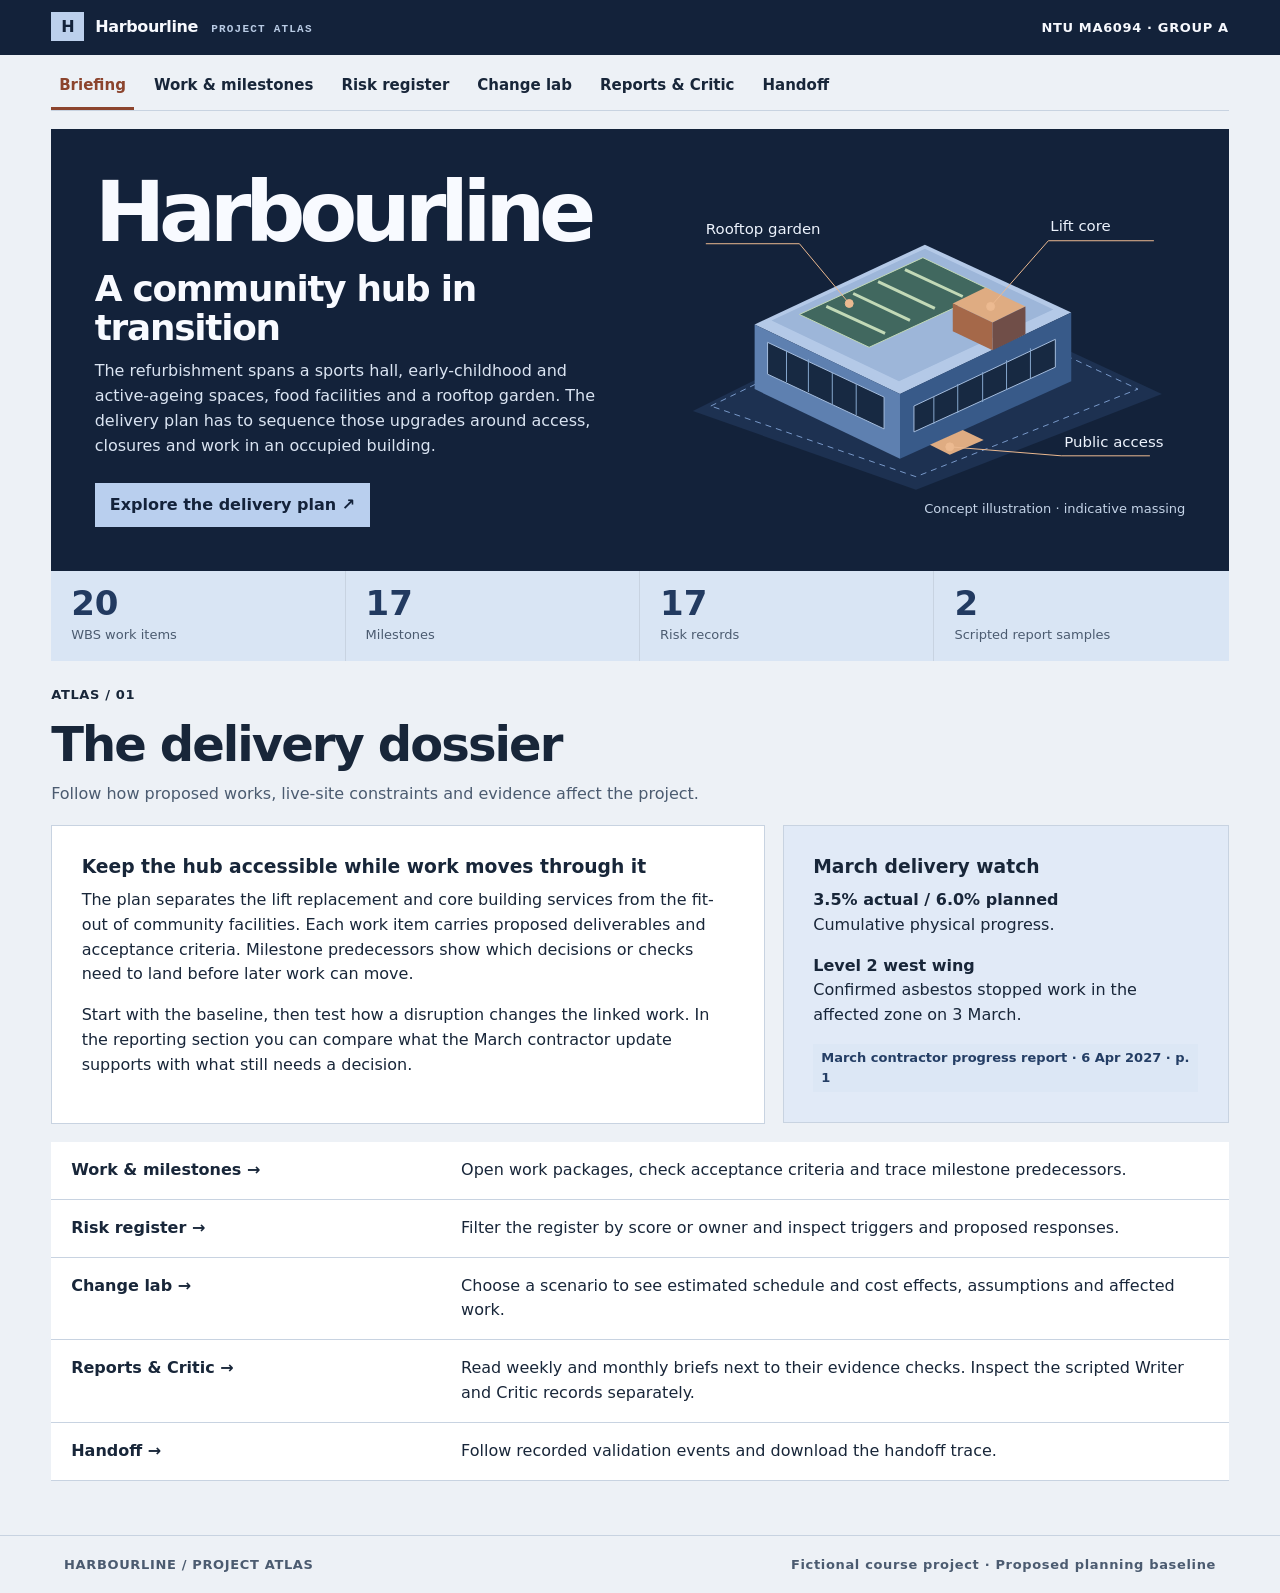
<file: harbourline/Harbourline Project Atlas.html>
<!doctype html>
<html lang="en">
<meta charset="utf-8">
<meta name="viewport" content="width=device-width,initial-scale=1">
<title>Harbourline Project Atlas</title>
<meta name="description" content="An interactive capstone briefing for the Harbourline Community Hub refurbishment.">
<style>:root{color-scheme:light;--ink:#202824;--sub:#505d55;--paper:#f5f0e5;--white:#fffcf4;--green:#173e34;--rule:#d9d2c2;--rust:#a14128}*{box-sizing:border-box}body{margin:0;background:var(--paper);color:var(--ink);font:16px/1.55 system-ui,sans-serif}header,footer{display:flex;justify-content:space-between;align-items:center;gap:16px;padding:19px max(5vw,20px);border-bottom:1px solid var(--rule)}a{color:inherit}button,input,select{font:inherit}button,select,summary{cursor:pointer}a:focus-visible,button:focus-visible,input:focus-visible,select:focus-visible,summary:focus-visible{outline:3px solid var(--rust);outline-offset:3px}.brand{text-decoration:none;font-weight:800;letter-spacing:-.025em}.brand span{background:var(--green);color:white;padding:5px 10px;margin-right:6px}.brand small,.tag,.eyebrow,footer{font:700 11px/1.5 ui-monospace,monospace;letter-spacing:.11em}.brand small{margin-left:8px;color:var(--sub)}main{max-width:1380px;margin:auto;padding:26px 5vw 54px}.hero{background:var(--green);color:#fff8e5;display:grid;grid-template-columns:1.15fr 1fr;align-items:center;gap:22px;padding:clamp(25px,5vw,65px)}.hero .eyebrow{color:#f0b566}.hero h1{font:clamp(38px,6vw,84px)/.96 Georgia,serif;letter-spacing:-.055em;margin:.22em 0 .24em}.hero em{font-weight:normal;color:#f0c98a}.hero p:not(.eyebrow){max-width:42ch;color:#f2e9d4}.primary{display:inline-flex;gap:14px;text-decoration:none;background:#f2c37d;color:#202824;padding:10px 15px;margin-top:8px;font-weight:750}.plan svg{width:100%;display:block}.stats{display:grid;grid-template-columns:repeat(4,1fr);margin:24px 0 0;border:1px solid var(--rule);background:var(--white)}.stat{padding:12px 18px;border-right:1px solid var(--rule)}.stat:last-child{border-right:0}.stat strong{display:block;font:38px/1.1 Georgia,serif;color:var(--green)}.stat span{color:var(--sub);font-size:13px}nav{display:flex;gap:5px;flex-wrap:wrap;border-bottom:1px solid var(--rule);margin:18px 0}nav a{text-decoration:none;padding:10px 13px;font-size:14px;font-weight:700;border-bottom:3px solid transparent}nav a[aria-current]{border-color:var(--rust);color:var(--rust)}h2{font:clamp(29px,4vw,45px)/1.1 Georgia,serif;margin:0 0 12px}h3{line-height:1.2;margin:0 0 10px}p{margin:.5em 0 1em}.deck{display:grid;grid-template-columns:1fr 1fr;gap:15px}.card,details,.tablebox{border:1px solid var(--rule);background:var(--white)}.card{padding:18px}details{margin:7px 0}summary{padding:11px 14px;font-weight:700}details>div{padding:0 14px 12px}.muted{color:var(--sub)}.badge{display:inline-block;padding:2px 7px;background:#e8e8d8;color:var(--green);font:700 11px/1.6 ui-monospace,monospace}.note{border-left:4px solid var(--rust);padding:8px 12px;background:#f6e7d9}.toolbar{display:flex;gap:10px;flex-wrap:wrap;margin:12px 0}.toolbar label{display:flex;gap:8px;align-items:center}.toolbar input,.toolbar select,button{border:1px solid var(--rule);background:var(--white);color:var(--ink);padding:8px 10px}.toolbar button,button.action{background:var(--green);color:white;border-color:var(--green)}.tablebox{overflow:auto}table{width:100%;border-collapse:collapse;text-align:left}th,td{padding:9px 12px;border-bottom:1px solid var(--rule);vertical-align:top}th{background:#eae4d5}.trace{list-style:none;padding:0}.trace li{border-left:2px solid var(--green);padding:0 0 15px 14px}.trace small{display:block;color:var(--sub);overflow-wrap:anywhere}footer{border-top:1px solid var(--rule);border-bottom:0;color:var(--sub)}@media(max-width:700px){.hero,.deck{grid-template-columns:1fr}.plan{max-width:440px}.stats{grid-template-columns:repeat(2,1fr)}.stat:nth-child(2){border-right:0}.stat:nth-child(-n+2){border-bottom:1px solid var(--rule)}.brand small{display:none}}

/* Public atlas: architectural plate above a working dossier. */
:root{--ink:#182639;--sub:#4b5b70;--paper:#edf1f6;--white:#fff;--green:#243e65;--rule:#c8d3e1;--rust:#8c442d}
body{font-family:"Avenir Next",system-ui,sans-serif}
header{background:#13223a;color:#f7f9fe;border:0;position:sticky;top:0;z-index:3;padding:15px max(4vw,18px)}
.brand small{color:#b9cbe4}.brand span{background:#bcd0ec;color:#13223a}
main{max-width:1500px;padding:0 4vw 54px}
nav{margin:0 0 18px;padding:9px 0 0;gap:12px}
nav a{font-size:15px;padding:10px 8px}
.hero{grid-template-columns:1.06fr 1fr;background:#13223a;color:#f8faff;padding:clamp(20px,3.4vw,52px);gap:24px}
.hero h1{font:800 clamp(43px,6.6vw,108px)/.94 "Avenir Next",system-ui,sans-serif;letter-spacing:-.075em;margin:0 0 18px}
.hero h2{font:650 clamp(22px,2.8vw,40px)/1.08 "Avenir Next",system-ui,sans-serif;letter-spacing:-.035em}
.hero p:not(.eyebrow){max-width:52ch;color:#dae4f2}
.primary{background:#b9cfee;color:#13223a}.plan{margin:0}.plan figcaption{color:#c5d4e8;font-size:13px;text-align:right}
.stats{margin:0 0 24px;background:#d9e5f4;border:0}.stat{padding:14px 20px}.stat strong{font:750 34px/1.1 system-ui;color:#223a60}
body[data-view]:not([data-view="brief"]) .hero,body[data-view]:not([data-view="brief"]) .stats{display:none}
h2{font:720 clamp(29px,4vw,48px)/1.1 "Avenir Next",system-ui;letter-spacing:-.04em}
.eyebrow,.tag,footer{font:650 13px/1.5 system-ui;letter-spacing:.05em}
.card{padding:clamp(16px,2.3vw,31px)}
.dossier{display:grid;grid-template-columns:minmax(0,1.6fr) minmax(0,1fr);gap:18px;margin:18px 0}
.dossier section+section,.finding+.finding{border-top:1px solid var(--rule);padding-top:18px;margin-top:18px}
.source{display:inline-block;background:#dce7f5;padding:4px 8px;color:#243e65;font-size:13px;font-weight:650}
.report-switch{display:flex;gap:9px;flex-wrap:wrap;margin:15px 0}
.report-switch [aria-pressed="true"]{background:#243e65;color:#fff}
.review-rail{background:#e1eaf7;align-self:start}.review-rail details{background:#f7faff}
.badge{font:700 13px/1.5 system-ui;background:#dbe7f7;color:#243e65}
.finding p{margin:.35em 0 .65em}
.workflow-list{display:grid;gap:0;background:#fff;margin-top:18px}
.workflow-list a{display:grid;grid-template-columns:minmax(160px,1fr) 2fr;gap:16px;padding:16px 20px;border-bottom:1px solid var(--rule);text-decoration:none}
.workflow-list a:hover{background:#dce7f5}
@media(max-width:720px){.hero,.dossier,.workflow-list a{grid-template-columns:1fr}.plan{max-width:none}.hero h1{font-size:clamp(39px,11vw,74px)}nav{gap:1px}nav a{font-size:13px}}
</style>
<body>
<header><a class="brand" href="#brief"><span>H</span> Harbourline <small>PROJECT ATLAS</small></a><span class="tag">NTU MA6094 · GROUP A</span></header>
<main>
<nav aria-label="Project modules" id="tabs"></nav>
<section class="hero">
<div class="hero-copy"><h1>Harbourline</h1><div class="hero-text"><h2>A community hub in transition</h2><p>The refurbishment spans a sports hall, early-childhood and active-ageing spaces, food facilities and a rooftop garden. The delivery plan has to sequence those upgrades around access, closures and work in an occupied building.</p><a class="primary" href="#plan">Explore the delivery plan ↗</a></div></div>
<figure class="plan"><svg viewBox="0 0 520 320" role="img" aria-label="Original axonometric concept illustration of the community hub" fill="none">
<path d="m25 231 245-122 226 105-247 96z" fill="#1d3151"/>
<path d="m43 226 227-111 202 94-223 88z" stroke="#799aca" stroke-dasharray="6 5"/>
<path d="M87 144 258 64 405 132 233 214Z" fill="#b4c9e7"/>
<path d="M87 144v65l146 70v-65Z" fill="#5e80b0"/>
<path d="M233 214v65l172-78v-69Z" fill="#385a89"/>
<path d="m104 140 154-72 129 61-155 72z" fill="#9db6d9"/>
<path d="m132 134 124-57 69 33-123 57z" fill="#41685f" stroke="#c2d9b7"/>
<path d="m159 126 59 27m-32-40 57 27m-32-39 57 27m-30-39 58 27" stroke="#c2d9b7" stroke-width="3"/>
<path d="m286 123 33-16 40 19-33 16z" fill="#dfac82"/>
<path d="m286 123v28l40 19v-28z" fill="#a56849"/><path d="m326 142v28l33-16v-28z" fill="#704e48"/>
<path d="m100 162 117 55v32l-117-55zm147 64 142-67v28l-142 65z" fill="#172942" stroke="#a6bedf"/>
<path d="m119 170v32m22-23v33m24-20v32m24-20v31m78-18v27m24-40v29m25-41v30m24-42v30m24-42v30" stroke="#87a8ce"/>
<path d="m263 265 33-15 21 10-34 15z" fill="#dfac82"/>
<g stroke="#ecba91"><path d="M182 123 132 63H38M324 126l58-66h106M283 267l112 9h89"/><circle cx="182" cy="123" r="4" fill="#ecba91"/><circle cx="324" cy="126" r="4" fill="#ecba91"/><circle cx="283" cy="267" r="4" fill="#ecba91"/></g>
<g fill="#edf3fd" font-family="system-ui" font-size="15"><text x="38" y="53">Rooftop garden</text><text x="384" y="50">Lift core</text><text x="398" y="267">Public access</text></g>
</svg><figcaption>Concept illustration · indicative massing</figcaption></figure>
</section>
<section class="stats" id="stats" aria-label="Project totals"></section>
<section id="panel" aria-live="polite"></section>
</main>
<footer><span>HARBOURLINE / PROJECT ATLAS</span><span>Fictional course project · Proposed planning baseline</span></footer>
<script>window.atlasData = {"work": [{"wbs_id": "1", "parent_wbs_id": null, "title": "Harbourline Community Hub Refurbishment", "level": 1, "dictionary": {"work_description": "Proposed overall decomposition; not an approved baseline.", "deliverables": ["Refurbished community hub"], "acceptance_criteria": [], "exclusions": [], "assumptions": [], "owner": null}, "predecessor_wbs_ids": [], "status": "PROPOSED"}, {"wbs_id": "1.1", "parent_wbs_id": "1", "title": "Planning, consultation and procurement", "level": 2, "dictionary": {"work_description": "Pre-construction workstreams (proposed).", "deliverables": ["Consultation and contract package"], "acceptance_criteria": [], "exclusions": [], "assumptions": [], "owner": null}, "predecessor_wbs_ids": [], "status": "PROPOSED"}, {"wbs_id": "1.1.1", "parent_wbs_id": "1.1", "title": "Resident consultation and design inputs", "level": 3, "dictionary": {"work_description": "Consultation held 1–28 Feb 2027 with 214 responses; committee summary overdue, representation and fairness review not complete.", "deliverables": ["Consultation record", "Design inputs"], "acceptance_criteria": ["Consultation summary approved by authorised reviewer (pending)"], "exclusions": [], "assumptions": ["Consultation format, sample and sign-off are unconfirmed"], "owner": "Community Engagement (recorded)"}, "predecessor_wbs_ids": [], "status": "PROPOSED"}, {"wbs_id": "1.1.2", "parent_wbs_id": "1.1", "title": "Design-and-build tender and design freeze", "level": 3, "dictionary": {"work_description": "D&B contract awarded to Kestrel Harbour Builders for S$16.42m on 18 Dec 2026; design stage 2 remains overdue. Baseline submission does not imply Council approval.", "deliverables": ["D&B tender", "Design baseline"], "acceptance_criteria": [], "exclusions": [], "assumptions": ["Tender and design freeze sequence proposed; no contract award date"], "owner": "KHB (contract); Council acceptance to confirm"}, "predecessor_wbs_ids": ["1.1.1"], "status": "PROPOSED"}, {"wbs_id": "1.2", "parent_wbs_id": "1", "title": "Live-site access and core building services", "level": 2, "dictionary": {"work_description": "Phased enabling works and core infrastructure.", "deliverables": ["Access/phasing plan", "Building services upgrades"], "acceptance_criteria": [], "exclusions": [], "assumptions": [], "owner": null}, "predecessor_wbs_ids": [], "status": "PROPOSED"}, {"wbs_id": "1.2.1", "parent_wbs_id": "1.2", "title": "Occupant continuity and phased work zones", "level": 3, "dictionary": {"work_description": "Council requires continued Hub access, but proposed east lift core closure 14 weeks, sports hall 10 weeks and food court 6 weeks are unapproved; NRF requires barrier-free access or written exception.", "deliverables": ["Phasing and safe access plan"], "acceptance_criteria": [], "exclusions": [], "assumptions": ["Detailed closures and fire/evacuation controls need Sponsor approval", "Sponsor/NRF closure decisions outstanding"], "owner": null}, "predecessor_wbs_ids": ["1.1.2"], "status": "PROPOSED"}, {"wbs_id": "1.2.2", "parent_wbs_id": "1.2", "title": "Barrier-free access and lift replacement", "level": 3, "dictionary": {"work_description": "East core lift work requires 14-week access interruption unless temporary lift approved; Council decision outstanding and temporary lift unpriced.", "deliverables": ["Accessible routes", "New lifts"], "acceptance_criteria": [], "exclusions": [], "assumptions": ["Detailed lift specifications and acceptance criteria not provided"], "owner": null}, "predecessor_wbs_ids": ["1.2.1"], "status": "PROPOSED"}, {"wbs_id": "1.2.3", "parent_wbs_id": "1.2", "title": "M&E system replacement and testing", "level": 3, "dictionary": {"work_description": "M&E replacement and level-2 risers depend on approved asbestos remediation sequence, plus roof/access coordination.", "deliverables": ["Replacement M&E systems", "Test records"], "acceptance_criteria": [], "exclusions": [], "assumptions": ["Outage windows and commissioning acceptance not agreed"], "owner": null}, "predecessor_wbs_ids": ["1.2.1", "1.2.4"], "status": "PROPOSED"}, {"wbs_id": "1.3", "parent_wbs_id": "1", "title": "New and refreshed community facilities", "level": 2, "dictionary": {"work_description": "Facility fit-out workstreams.", "deliverables": ["Five facility packages"], "acceptance_criteria": [], "exclusions": [], "assumptions": [], "owner": null}, "predecessor_wbs_ids": [], "status": "PROPOSED"}, {"wbs_id": "1.3.1", "parent_wbs_id": "1.3", "title": "Sports hall upgrade", "level": 3, "dictionary": {"work_description": "Proposed work package: Sports hall upgrade; specifications unconfirmed.", "deliverables": ["Refurbished sports hall"], "acceptance_criteria": [], "exclusions": [], "assumptions": ["Fit-out and licensing criteria require design/operator confirmation"], "owner": null}, "predecessor_wbs_ids": ["1.2.1"], "status": "PROPOSED"}, {"wbs_id": "1.3.2", "parent_wbs_id": "1.3", "title": "Early childhood centre", "level": 3, "dictionary": {"work_description": "Childcare handover D21 contract due 30 Jun 2028, but contractor programme shows August 2028; operator seeks enough time for Jan 2029 intake.", "deliverables": ["Childcare centre fit-out"], "acceptance_criteria": [], "exclusions": [], "assumptions": ["Fit-out and licensing criteria require design/operator confirmation", "Timing conflict requires Sponsor decision"], "owner": "KHB for floor; operator Little Harbour Learning"}, "predecessor_wbs_ids": ["1.2.1"], "status": "PROPOSED"}, {"wbs_id": "1.3.3", "parent_wbs_id": "1.3", "title": "Active ageing centre", "level": 3, "dictionary": {"work_description": "Active-ageing operator appointment overdue; EOI extended to 30 Apr after one response; agreement D14 has no named owner.", "deliverables": ["Active ageing centre fit-out"], "acceptance_criteria": [], "exclusions": [], "assumptions": ["Fit-out and licensing criteria require design/operator confirmation", "Operator fit-out must remain provisional"], "owner": null}, "predecessor_wbs_ids": ["1.2.1"], "status": "PROPOSED"}, {"wbs_id": "1.3.4", "parent_wbs_id": "1.3", "title": "Community kitchen and food court", "level": 3, "dictionary": {"work_description": "Proposed work package: Community kitchen and food court; specifications unconfirmed.", "deliverables": ["Refreshed kitchen and food court"], "acceptance_criteria": [], "exclusions": [], "assumptions": ["Fit-out and licensing criteria require design/operator confirmation"], "owner": null}, "predecessor_wbs_ids": ["1.2.1"], "status": "PROPOSED"}, {"wbs_id": "1.3.5", "parent_wbs_id": "1.3", "title": "Rooftop garden", "level": 3, "dictionary": {"work_description": "Rooftop garden is still brief scope, not removed. Roof strengthening required, cost unpriced, deferral discussed but not approved.", "deliverables": ["Rooftop garden"], "acceptance_criteria": [], "exclusions": [], "assumptions": ["Fit-out and licensing criteria require design/operator confirmation"], "owner": null}, "predecessor_wbs_ids": ["1.2.1", "1.3.6"], "status": "PROPOSED"}, {"wbs_id": "1.4", "parent_wbs_id": "1", "title": "Commissioning, opening and grant governance", "level": 2, "dictionary": {"work_description": "Controls for reporting and readiness.", "deliverables": ["Governance records", "Handover evidence"], "acceptance_criteria": [], "exclusions": [], "assumptions": [], "owner": null}, "predecessor_wbs_ids": [], "status": "PROPOSED"}, {"wbs_id": "1.4.1", "parent_wbs_id": "1.4", "title": "Commissioning, inspection and opening readiness", "level": 3, "dictionary": {"work_description": "TOP, licence, phased/final commissioning and practical completion; do not choose between D22 31 Oct 2028 and contractor 31 Dec 2028 without approval.", "deliverables": ["Commissioning sign-offs", "Handover record"], "acceptance_criteria": [], "exclusions": [], "assumptions": ["Approval and commissioning sequence not yet confirmed", "Conflicting completion dates remain unresolved"], "owner": null}, "predecessor_wbs_ids": ["1.2.2", "1.2.3", "1.3.1", "1.3.2", "1.3.3", "1.3.4", "1.3.5"], "status": "PROPOSED"}, {"wbs_id": "1.4.2", "parent_wbs_id": "1.4", "title": "Grant and committee progress reporting", "level": 3, "dictionary": {"work_description": "EDC moved to fortnightly meetings in February with written updates on alternate weeks; NRF monthly reports due by 10th working day and require milestones, eligible expenditure, grants and top five risks.", "deliverables": ["Weekly committee update", "Monthly grant progress report"], "acceptance_criteria": [], "exclusions": [], "assumptions": ["Grant conditions and milestone evidence not yet supplied", "EDC update cadence vs brief weekly meeting requirement must be reconciled"], "owner": null}, "predecessor_wbs_ids": [], "status": "PROPOSED"}, {"wbs_id": "1.2.4", "parent_wbs_id": "1.2", "title": "Asbestos specialist survey, licensed removal and site clearance", "level": 3, "dictionary": {"work_description": "Chrysotile confirmed in level 2 ceiling boards; licensed removal and variation pending.", "deliverables": ["Approved hazardous works sequence", "Clearance certificates"], "acceptance_criteria": [], "exclusions": [], "assumptions": ["Human approval required before baseline update"], "owner": null}, "predecessor_wbs_ids": ["1.2.1"], "status": "UNRESOLVED"}, {"wbs_id": "1.3.6", "parent_wbs_id": "1.3", "title": "Rooftop structural reinforcement decision and execution", "level": 3, "dictionary": {"work_description": "Engineer requires roof slab strengthening; price and proceed/defer decision outstanding.", "deliverables": ["Roof load verification", "Approved strengthening or deferral decision"], "acceptance_criteria": [], "exclusions": [], "assumptions": ["Human approval required before baseline update"], "owner": null}, "predecessor_wbs_ids": ["1.2.1"], "status": "UNRESOLVED"}, {"wbs_id": "1.4.3", "parent_wbs_id": "1.4", "title": "NRF grant conditions and tranche claims", "level": 3, "dictionary": {"work_description": "Monitor T1 baseline submission, T2 signed agreements/rough-in, T3 TOP, T4 six-month operation and utilisation report.", "deliverables": ["Grant gate tracking", "Evidence packs", "Claims and approvals"], "acceptance_criteria": [], "exclusions": [], "assumptions": ["Human approval required before baseline update"], "owner": null}, "predecessor_wbs_ids": ["1.4.2"], "status": "UNRESOLVED"}], "milestones": [{"milestone_id": "M01", "title": "Site possession and start of contract works", "relative_timing": "Recorded actual 4 Jan 2027; not a Sponsor-approved programme baseline", "calendar_date": "2027-01-04", "predecessor_milestone_ids": ["M03"], "related_wbs_ids": ["1.1.1", "1.1.2"], "status": "CONFIRMED"}, {"milestone_id": "M02", "title": "Resident consultation responses closed", "relative_timing": "Completed 28 Feb 2027; summary still overdue", "calendar_date": "2027-02-28", "predecessor_milestone_ids": ["M01"], "related_wbs_ids": ["1.1.1"], "status": "CONFIRMED"}, {"milestone_id": "M03", "title": "D&B contract award", "relative_timing": "Awarded 18 Dec 2026; not equivalent to design baseline approval", "calendar_date": "2026-12-18", "predecessor_milestone_ids": [], "related_wbs_ids": ["1.1.2"], "status": "CONFIRMED"}, {"milestone_id": "M04", "title": "Council/NRF closure and phasing approval", "relative_timing": "Phasing submitted 1 Feb 2027; actual approval not recorded", "calendar_date": null, "predecessor_milestone_ids": ["M01"], "related_wbs_ids": ["1.2.1"], "status": "UNRESOLVED"}, {"milestone_id": "M05", "title": "Lift/M&E completion and safe accessibility evidence", "relative_timing": "After remediation and Council/NRF clearance; no approved date", "calendar_date": null, "predecessor_milestone_ids": ["M04", "M10"], "related_wbs_ids": ["1.2.2", "1.2.3"], "status": "UNRESOLVED"}, {"milestone_id": "M06", "title": "Community facilities ready for commissioning", "relative_timing": "After operator and roof decisions; timing unconfirmed", "calendar_date": null, "predecessor_milestone_ids": ["M04", "M15"], "related_wbs_ids": ["1.3.1", "1.3.2", "1.3.3", "1.3.4", "1.3.5"], "status": "UNRESOLVED"}, {"milestone_id": "M07", "title": "Childcare floor handover for fit-out", "relative_timing": "D21 contractual due 30 Jun 2028 vs contractor programme month 20 / Aug 2028 (unreconciled)", "calendar_date": null, "predecessor_milestone_ids": ["M04"], "related_wbs_ids": ["1.3.2"], "status": "UNRESOLVED"}, {"milestone_id": "M08", "title": "Practical completion / acceptance", "relative_timing": "D22 due 31 Oct 2028 versus contractor baseline 31 Dec 2028; Sponsor reconciliation needed", "calendar_date": null, "predecessor_milestone_ids": ["M05", "M06", "M07", "M14"], "related_wbs_ids": ["1.4.1"], "status": "UNRESOLVED"}, {"milestone_id": "M09", "title": "Hub fully open", "relative_timing": "Brief target Q4 2028, does not prove occupancy/TOP or operator readiness", "calendar_date": null, "predecessor_milestone_ids": ["M08", "M13"], "related_wbs_ids": ["1.4.1"], "status": "UNRESOLVED"}, {"milestone_id": "M10", "title": "Asbestos confirmed in 25 Mar EDC", "relative_timing": "Chrysotile confirmed in EDC meeting; removal approval outstanding", "calendar_date": "2027-03-25", "predecessor_milestone_ids": ["M01"], "related_wbs_ids": ["1.2.4"], "status": "CONFIRMED"}, {"milestone_id": "M11", "title": "NRF Tranche 1 claim submitted", "relative_timing": "Claim submitted 19 Mar 2027 (receipt/release not verified)", "calendar_date": "2027-03-19", "predecessor_milestone_ids": ["M01"], "related_wbs_ids": ["1.4.3"], "status": "CONFIRMED"}, {"milestone_id": "M12", "title": "Operator agreements signed for T2 gate", "relative_timing": "D13 and D14 planned 30 Jun 2027; D14 owner unknown", "calendar_date": null, "predecessor_milestone_ids": ["M03"], "related_wbs_ids": ["1.3.2", "1.3.3", "1.4.3"], "status": "UNRESOLVED"}, {"milestone_id": "M13", "title": "Whole-building TOP for NRF T3", "relative_timing": "Subject to authority approval; date unresolved", "calendar_date": null, "predecessor_milestone_ids": ["M05", "M06"], "related_wbs_ids": ["1.4.1", "1.4.3"], "status": "UNRESOLVED"}, {"milestone_id": "M14", "title": "Contract-versus-programme reconciliation approved", "relative_timing": "Before rebaselining handover or completion", "calendar_date": null, "predecessor_milestone_ids": ["M01"], "related_wbs_ids": ["1.4.1"], "status": "UNRESOLVED"}, {"milestone_id": "M15", "title": "Rooftop garden scope/strengthening decision", "relative_timing": "Sponsor and possibly NRF written approval as required", "calendar_date": null, "predecessor_milestone_ids": ["M01"], "related_wbs_ids": ["1.3.5", "1.3.6"], "status": "UNRESOLVED"}, {"milestone_id": "M16", "title": "Asbestos variation and licensed removal authorised", "relative_timing": "After confirmation and specialist approval, date unknown", "calendar_date": null, "predecessor_milestone_ids": ["M10"], "related_wbs_ids": ["1.2.4"], "status": "UNRESOLVED"}, {"milestone_id": "M17", "title": "Consultation summary approved", "relative_timing": "Responses closed; report postponed until subsequent EDC", "calendar_date": null, "predecessor_milestone_ids": ["M02"], "related_wbs_ids": ["1.1.1"], "status": "UNRESOLVED"}], "risks": [{"risk_id": "R01", "title": "Grant conditions reduce eligible cost", "description": "LEGACY SEED (June 2025): Grant conditions reduce eligible cost [status=Open; P=3, I=4, recorded score=12; owner=R. Tan (left Council Aug 2026)]. CURRENT PACK UPDATE: Grant eligible costs capped at S$17m, maximum S$10.2m; prior listed owner left Council. Current rating is still pending owner/human reassessment; inherited scores are not evidence of current probability.", "probability": null, "impact": null, "score": null, "owner": null, "trigger": "Review after current issue or predecessor milestone status changes; precise threshold to be confirmed", "response_plan": "Engage NRF early; re-evaluate using 2027 evidence, assign accountable owner and escalate overdue decisions", "related_wbs_ids": ["1.4.3"], "related_milestone_ids": ["M11", "M12", "M13"], "status": "UNRESOLVED"}, {"risk_id": "R02", "title": "Hub open during works extends programme", "description": "LEGACY SEED (June 2025): Hub open during works extends programme [status=Open; P=4, I=4, recorded score=16; owner=Project Manager]. CURRENT PACK UPDATE: Unapproved closures mean work cannot proceed as programmed. Current rating is still pending owner/human reassessment; inherited scores are not evidence of current probability.", "probability": 4, "impact": 4, "score": 16, "owner": "Project Manager", "trigger": "Review after current issue or predecessor milestone status changes; precise threshold to be confirmed", "response_plan": "Phased works; re-evaluate using 2027 evidence, assign accountable owner and escalate overdue decisions", "related_wbs_ids": ["1.2.1", "1.2.2"], "related_milestone_ids": ["M04", "M08"], "status": "MONITORING"}, {"risk_id": "R03", "title": "Noise and dust complaints from residents", "description": "LEGACY SEED (June 2025): Noise and dust complaints from residents [status=Open; P=4, I=3, recorded score=12; owner=Community Engagement]. CURRENT PACK UPDATE: Noise complaints risk; survey representation needs monitoring. Current rating is still pending owner/human reassessment; inherited scores are not evidence of current probability.", "probability": 4, "impact": 3, "score": 12, "owner": "Community Engagement", "trigger": "Review after current issue or predecessor milestone status changes; precise threshold to be confirmed", "response_plan": "Work-hour limits; re-evaluate using 2027 evidence, assign accountable owner and escalate overdue decisions", "related_wbs_ids": ["1.2.1", "1.3.1"], "related_milestone_ids": ["M04"], "status": "MONITORING"}, {"risk_id": "R04", "title": "Residents complain about construction noise", "description": "LEGACY SEED (June 2025): Residents complain about construction noise [status=Open; P=3, I=3, recorded score=9; owner=TBC]. CURRENT PACK UPDATE: POTENTIAL DUPLICATE OF R03; do not double count. Current rating is still pending owner/human reassessment; inherited scores are not evidence of current probability.", "probability": 3, "impact": 3, "score": 9, "owner": "TBC", "trigger": "Review after current issue or predecessor milestone status changes; precise threshold to be confirmed", "response_plan": "Newsletter; re-evaluate using 2027 evidence, assign accountable owner and escalate overdue decisions", "related_wbs_ids": ["1.2.1", "1.3.1"], "related_milestone_ids": ["M04"], "status": "MONITORING"}, {"risk_id": "R05", "title": "Childcare operator withdraws", "description": "LEGACY SEED (June 2025): Childcare operator withdraws [status=Open; P=2, I=5, recorded score=10; owner=Estate Development]. CURRENT PACK UPDATE: Operator enrolment and handover deadlines conflict. Current rating is still pending owner/human reassessment; inherited scores are not evidence of current probability.", "probability": 2, "impact": 5, "score": 10, "owner": "Estate Development", "trigger": "Review after current issue or predecessor milestone status changes; precise threshold to be confirmed", "response_plan": "Early agreement; re-evaluate using 2027 evidence, assign accountable owner and escalate overdue decisions", "related_wbs_ids": ["1.3.2"], "related_milestone_ids": ["M07", "M12"], "status": "MONITORING"}, {"risk_id": "R06", "title": "Active ageing operator not found", "description": "LEGACY SEED (June 2025): Active ageing operator not found [status=Open; P=2, I=4, recorded score=6; owner=Estate Development]. CURRENT PACK UPDATE: EOI extended and grant T2 agreements at risk; historic score 6 disagrees with 2×4=8. Current rating is still pending owner/human reassessment; inherited scores are not evidence of current probability.", "probability": null, "impact": null, "score": null, "owner": "Estate Development", "trigger": "Review after current issue or predecessor milestone status changes; precise threshold to be confirmed", "response_plan": "Market sounding; re-evaluate using 2027 evidence, assign accountable owner and escalate overdue decisions", "related_wbs_ids": ["1.3.3", "1.4.3"], "related_milestone_ids": ["M12"], "status": "UNRESOLVED"}, {"risk_id": "R07", "title": "Existing M&E in worse condition than surveyed", "description": "LEGACY SEED (June 2025): Existing M&E in worse condition than surveyed [status=Open; P=3, I=4, recorded score=12; owner=Contractor]. CURRENT PACK UPDATE: Older building and sprinkler mains surprise. Current rating is still pending owner/human reassessment; inherited scores are not evidence of current probability.", "probability": 3, "impact": 4, "score": 12, "owner": "Contractor", "trigger": "Review after current issue or predecessor milestone status changes; precise threshold to be confirmed", "response_plan": "Condition survey; re-evaluate using 2027 evidence, assign accountable owner and escalate overdue decisions", "related_wbs_ids": ["1.2.3"], "related_milestone_ids": ["M05"], "status": "MONITORING"}, {"risk_id": "R08", "title": "Hazardous materials in 1994 building", "description": "LEGACY SEED (June 2025): Hazardous materials in 1994 building [status=Closed; P=1, I=4, recorded score=4; owner=Contractor]. CURRENT PACK UPDATE: CONFIRMED ISSUE: chrysotile present; historic Closed status is false as of March 2027. Current rating is still pending owner/human reassessment; inherited scores are not evidence of current probability.", "probability": null, "impact": null, "score": null, "owner": "Contractor", "trigger": "Review after current issue or predecessor milestone status changes; precise threshold to be confirmed", "response_plan": "None — not expected per desk study; re-evaluate using 2027 evidence, assign accountable owner and escalate overdue decisions", "related_wbs_ids": ["1.2.4", "1.2.3"], "related_milestone_ids": ["M10", "M16"], "status": "UNRESOLVED"}, {"risk_id": "R09", "title": "Construction price inflation", "description": "LEGACY SEED (June 2025): Construction price inflation [status=Open; P=4, I=3, recorded score=12; owner=Finance]. CURRENT PACK UPDATE: Unallocated contingency and variation exposure. Current rating is still pending owner/human reassessment; inherited scores are not evidence of current probability.", "probability": 4, "impact": 3, "score": 12, "owner": "Finance", "trigger": "Review after current issue or predecessor milestone status changes; precise threshold to be confirmed", "response_plan": "Contingency; re-evaluate using 2027 evidence, assign accountable owner and escalate overdue decisions", "related_wbs_ids": ["1.1.2", "1.4.1"], "related_milestone_ids": ["M08"], "status": "MONITORING"}, {"risk_id": "R10", "title": "Authority approvals delayed", "description": "LEGACY SEED (June 2025): Authority approvals delayed [status=Open; P=3, I=3, recorded score=9; owner=TBC]. CURRENT PACK UPDATE: TOP/licensing approval lag. Current rating is still pending owner/human reassessment; inherited scores are not evidence of current probability.", "probability": 3, "impact": 3, "score": 9, "owner": "TBC", "trigger": "Review after current issue or predecessor milestone status changes; precise threshold to be confirmed", "response_plan": "Early submission; re-evaluate using 2027 evidence, assign accountable owner and escalate overdue decisions", "related_wbs_ids": ["1.4.1"], "related_milestone_ids": ["M13"], "status": "MONITORING"}, {"risk_id": "R11", "title": "Barrier-free access lost during lift works", "description": "LEGACY SEED (June 2025): Barrier-free access lost during lift works [status=Open; P=3, I=5, recorded score=15; owner=UNASSIGNED]. CURRENT PACK UPDATE: NRF condition requires accessible public floors unless written exception. Current rating is still pending owner/human reassessment; inherited scores are not evidence of current probability.", "probability": null, "impact": null, "score": null, "owner": null, "trigger": "Review after current issue or predecessor milestone status changes; precise threshold to be confirmed", "response_plan": "; re-evaluate using 2027 evidence, assign accountable owner and escalate overdue decisions", "related_wbs_ids": ["1.2.1", "1.2.2"], "related_milestone_ids": ["M04", "M05"], "status": "UNRESOLVED"}, {"risk_id": "R12", "title": "Rooftop garden structural capacity", "description": "LEGACY SEED (June 2025): Rooftop garden structural capacity [status=Open; P=2, I=3, recorded score=6; owner=Contractor]. CURRENT PACK UPDATE: Roof strengthening needed; not yet priced. Current rating is still pending owner/human reassessment; inherited scores are not evidence of current probability.", "probability": 2, "impact": 3, "score": 6, "owner": "Contractor", "trigger": "Review after current issue or predecessor milestone status changes; precise threshold to be confirmed", "response_plan": "Engineer review; re-evaluate using 2027 evidence, assign accountable owner and escalate overdue decisions", "related_wbs_ids": ["1.3.5", "1.3.6"], "related_milestone_ids": ["M15"], "status": "MONITORING"}, {"risk_id": "R13", "title": "Public interface with live works", "description": "LEGACY SEED (June 2025): Public interface with live works [status=Open; P=3, I=5, recorded score=15; owner=Contractor]. CURRENT PACK UPDATE: Live-site work and asbestos remediation interface. Current rating is still pending owner/human reassessment; inherited scores are not evidence of current probability.", "probability": 3, "impact": 5, "score": 15, "owner": "Contractor", "trigger": "Review after current issue or predecessor milestone status changes; precise threshold to be confirmed", "response_plan": "Hoarding and segregation; re-evaluate using 2027 evidence, assign accountable owner and escalate overdue decisions", "related_wbs_ids": ["1.2.1", "1.2.4"], "related_milestone_ids": ["M04", "M16"], "status": "MONITORING"}, {"risk_id": "R14", "title": "Weekly committee reporting effort", "description": "LEGACY SEED (June 2025): Weekly committee reporting effort [status=Open; P=2, I=2, recorded score=4; owner=Project Manager]. CURRENT PACK UPDATE: Committee now meets fortnightly; grant is monthly, late reports could delay funding. Current rating is still pending owner/human reassessment; inherited scores are not evidence of current probability.", "probability": 2, "impact": 2, "score": 4, "owner": "Project Manager", "trigger": "Review after current issue or predecessor milestone status changes; precise threshold to be confirmed", "response_plan": "Templates; re-evaluate using 2027 evidence, assign accountable owner and escalate overdue decisions", "related_wbs_ids": ["1.4.2", "1.4.3"], "related_milestone_ids": ["M11"], "status": "MONITORING"}, {"risk_id": "R15", "title": "Childcare handover and licensing gap", "description": "CONFLICT: D21 due 30 Jun 2028 vs August 2028 programme; Little Harbour Learning needs licensing lead time to Jan 2029 intake. Likelihood not reassessed.", "probability": null, "impact": null, "score": null, "owner": "Council PM / KHB (roles; confirmation pending)", "trigger": "Contractor refuses revised handover or licensing schedule misses requirement", "response_plan": "Sponsor resolve handover milestone; get licensing critical-path evidence", "related_wbs_ids": ["1.3.2", "1.4.1"], "related_milestone_ids": ["M07", "M08"], "status": "UNRESOLVED"}, {"risk_id": "R16", "title": "Completion date commitments conflict", "description": "CONFLICT: contract D22 31 Oct 2028 vs contractor 31 Dec 2028, with brief fully-open Q4 2028. A later finish is not approved.", "probability": null, "impact": null, "score": null, "owner": "Council Project Manager (recorded role)", "trigger": "Council rejects contractor baseline or NRF completion extension required", "response_plan": "Formal baseline reconciliation; protect approvals and stakeholder communication", "related_wbs_ids": ["1.4.1"], "related_milestone_ids": ["M08", "M09", "M14"], "status": "UNRESOLVED"}, {"risk_id": "R17", "title": "NRF T2 delayed by missing social service operator agreements", "description": "Funding dependency is explicit: signed ALL operator agreements plus rough-in. Active-ageing operator not appointed at 25 March.", "probability": null, "impact": null, "score": null, "owner": "Council Finance Manager (recorded role)", "trigger": "Operator agreement incomplete when structural/M&E rough-in reaches gate", "response_plan": "Track D13/D14 and responsible owners; escalate EOI outcome", "related_wbs_ids": ["1.3.3", "1.4.3"], "related_milestone_ids": ["M12"], "status": "UNRESOLVED"}], "scenarios": [{"scenario_id": "SC01", "description": "Confirmed asbestos: upper-bound critical-path sensitivity", "assumptions": ["Chrysotile presence is CONFIRMED; removal estimate in Mar report is S$0.35–0.60m and 4–6 weeks", "Use source upper bounds of S$600,000 and 6 weeks (42 calendar days); no cost beyond removal is added", "Conditional schedule effect assumes full 6 weeks propagates through critical path with zero recovery; actual end-date impact unproven", "Variation remains pending and estimate is not approved"], "schedule_impact_days": 42, "cost_impact_sgd": 600000, "calculation_basis": "March contractor report: 4–6 weeks removal, S$350k–600k variation estimate; 6 × 7 = 42 calendar days (conditional maximum, NOT guaranteed project slip).", "affected_wbs_ids": ["1.2.4", "1.2.3", "1.4.1"], "affected_risk_ids": ["R08", "R13", "R16"], "estimate_status": "QUANTIFIED_ASSUMPTION"}, {"scenario_id": "SC02", "description": "Lift closures not approved: conditional schedule sensitivity", "assumptions": ["Contractor forecasts 6–8 weeks delay IF lift works cannot start Jun 2027", "Upper bound 8 × 7 = 56 calendar days assumes none of the delay can be recovered", "Temporary lift and access mitigation have not been priced; cost is unknown"], "schedule_impact_days": 56, "cost_impact_sgd": null, "calculation_basis": "March contractor report: conditional delay estimate 6–8 weeks; 8 × 7 = 56 days; no reliable cost quote.", "affected_wbs_ids": ["1.2.1", "1.2.2", "1.4.1"], "affected_risk_ids": ["R02", "R11", "R16"], "estimate_status": "QUANTIFIED_ASSUMPTION"}, {"scenario_id": "SC03", "description": "Childcare handover month-18 vs month-20 conflict", "assumptions": ["D21 contractual date 30 Jun 2028; contractor's programme indicates month 20 (August 2028)", "August day not specified, so exact gap cannot be computed faithfully", "Cost and recovery actions not priced; only milestone mismatch is identified"], "schedule_impact_days": null, "cost_impact_sgd": null, "calculation_basis": "Date conflict between D21 contract and EDC record; no exact August day, float or fit-out cost supplied.", "affected_wbs_ids": ["1.3.2", "1.4.1"], "affected_risk_ids": ["R05", "R15", "R16"], "estimate_status": "UNRESOLVED"}], "reports": [{"report_id": "C-RUN-1fcf0492-263e-45aa-b108-12e1addef6ac-WEEKLY_COMMITTEE", "report_type": "WEEKLY_COMMITTEE", "audience": "Estate Development Committee", "reporting_period": {"start_date": "2027-03-25", "end_date": "2027-03-31"}, "status": "READY_FOR_HUMAN_REVIEW", "sections": [{"heading": "SCRIPTED INTEGRATION TEST — not a model report", "text": "Revised scripted test: Test evidence: central grant released in tranches against milestones; grant conditions will follow."}]}, {"report_id": "C-RUN-1fcf0492-263e-45aa-b108-12e1addef6ac-MONTHLY_GRANT", "report_type": "MONTHLY_GRANT", "audience": "Grant Body", "reporting_period": {"start_date": "2027-03-01", "end_date": "2027-03-31"}, "status": "READY_FOR_HUMAN_REVIEW", "sections": [{"heading": "SCRIPTED INTEGRATION TEST — not a model report", "text": "Revised scripted test: Test evidence: central grant released in tranches against milestones; grant conditions will follow."}]}], "reviews": [{"report_id": "C-RUN-1fcf0492-263e-45aa-b108-12e1addef6ac-WEEKLY_COMMITTEE", "review_round": 1, "verdict": "REVISE", "stop_reason": "REVISION_REQUIRED", "findings": [{"category": "FORMAT_ERROR", "severity": "MINOR", "description": "SCRIPTED finding for revision-loop test", "required_fix": "Qualify test text."}]}, {"report_id": "C-RUN-1fcf0492-263e-45aa-b108-12e1addef6ac-WEEKLY_COMMITTEE", "review_round": 2, "verdict": "PASS", "stop_reason": "PASS", "findings": []}, {"report_id": "C-RUN-1fcf0492-263e-45aa-b108-12e1addef6ac-MONTHLY_GRANT", "review_round": 1, "verdict": "REVISE", "stop_reason": "REVISION_REQUIRED", "findings": [{"category": "FORMAT_ERROR", "severity": "MINOR", "description": "SCRIPTED finding for revision-loop test", "required_fix": "Qualify test text."}]}, {"report_id": "C-RUN-1fcf0492-263e-45aa-b108-12e1addef6ac-MONTHLY_GRANT", "review_round": 2, "verdict": "PASS", "stop_reason": "PASS", "findings": []}], "handoff": true, "trace": [{"event": "B_SOURCE_MODE_VERIFIED_AND_MAPPED", "sha256": "5c4627a3b61b3ae892fb83df3320be3d1acd44ebc7187fdbdd0de1812ada9990"}, {"event": "B_OUTPUT_VALIDATED", "sha256": "55ac8a71d56093cf8c79d4c13e34b59843f49f20a2da797f0d6e2e06ac1acb92"}, {"event": "AUTOMATIC_B_TO_C_HANDOFF", "sha256": "2b042a9c8322ff0d8d4b599a442e5cf864339e7123244819736b5b06c0b0bf52"}, {"event": "C_WRITER_CRITIC_OUTPUT_VALIDATED", "sha256": "2389f2d23e5f98ef57777953962908f5c0f982c73f4a01e1ee68a53d8705beec"}], "run": "RUN-1fcf0492-263e-45aa-b108-12e1addef6ac"};
</script><script>'use strict';
const d = window.atlasData;
const panel = document.querySelector('#panel');
const esc = value => String(value ?? 'Unresolved').replace(/[&<>"']/g, char =>
  ({'&':'&amp;','<':'&lt;','>':'&gt;','"':'&quot;',"'":'&#39;'}[char]));
const label = value => esc(String(value).replaceAll('_', ' '));
const badge = value => '<span class="badge">' + label(value) + '</span>';
const list = values => '<ul>' + values.map(value => '<li>' + esc(value) + '</li>').join('') + '</ul>';
const detail = (title, content) => '<details><summary>' + title + '</summary><div>' + content + '</div></details>';
const table = (headers, rows) => '<div class="tablebox"><table><thead><tr>' +
  headers.map(h => '<th scope="col">' + esc(h) + '</th>').join('') +
  '</tr></thead><tbody>' + rows.map(row => '<tr>' + row.map(cell => '<td>' + cell + '</td>').join('') + '</tr>').join('') +
  '</tbody></table></div>';
const heading = (n, title, description) => '<p class="eyebrow">ATLAS / ' + n + '</p><h2>' + title + '</h2><p class="muted">' + description + '</p>';
const tabs = [['brief','Briefing'],['plan','Work & milestones'],['risk','Risk register'],['change','Change lab'],['review','Reports & Critic'],['trace','Handoff']];
document.querySelector('#stats').innerHTML = [[d.work.length,'WBS work items'],[d.milestones.length,'Milestones'],[d.risks.length,'Risk records'],[d.reports.length,'Scripted report samples']].map(([value,name]) => '<div class="stat"><strong>'+value+'</strong><span>'+name+'</span></div>').join('');
document.querySelector('#tabs').innerHTML = tabs.map(([key,title]) => '<a href="#'+key+'">'+title+'</a>').join('');
function filterRows(input, render) {
  const field = document.querySelector(input);
  const update = () => render(field.value.trim().toLowerCase());
  field.addEventListener('input', update);
  update();
}
const matching = (query, ...fields) => fields.some(value => String(value ?? '').toLowerCase().includes(query));
const marchSource = 'March contractor progress report · 6 Apr 2027 · p. 1';
const evidenceReports = [
  {
    title: 'Weekly committee briefing',
    audience: 'Estate Development Committee',
    period: '25–31 March 2027',
    sections: [
      ['Executive summary', 'The March contractor update records confirmed asbestos in the Level 2 west wing and a stop to work in that zone from 3 March. That stoppage predates this reporting week and remains relevant to the delivery plan. The contractor describes the overall programme as broadly on track, subject to the asbestos variation and the Council’s closure decision.'],
      ['Delivery decisions', 'The contractor identifies Level 2 M&E risers as a critical-path concern. Licensed removal and the removal sequence need to be arranged. The proposed closures for the east-core lifts, sports hall and food court are still awaiting Council acceptance in the March update.'],
      ['Evidence cut-off', 'The monthly contractor report was issued on 6 April, after the weekly period ended. This briefing uses it as later evidence about the March baseline. It does not assign any of those events to 25–31 March without a dated source.']
    ],
    checks: [
      ['Timing', 'Separate the stop-work date from the week being reported. The source dates the stoppage to 3 March.', 'Keep the event as a carried-forward issue.'],
      ['Programme status', 'The contractor qualifies its programme assessment with two unresolved conditions.', 'Keep the asbestos variation and Council closure decision alongside the programme assessment.']
    ]
  },
  {
    title: 'Monthly grant briefing',
    audience: 'Grant reporting',
    period: '1–31 March 2027',
    sections: [
      ['Performance against plan', 'March cumulative physical progress was 3.5% against 6.0% planned. Design completion was 26% against 35% planned, and 10 submittals had been approved against 19 planned. These are March comparisons against plan.'],
      ['Commercial and programme exposure', 'The asbestos variation was still to be submitted. The contractor’s range is an estimate. Roof slab strengthening was awaiting instruction before pricing. The lift delay estimate is conditional on the works being unable to start in June.'],
      ['Next reporting cycle', 'The contractor’s look-ahead lists submitting the asbestos variation, agreeing the removal sequence and pricing the roof strengthening if instructed. The next update should record which actions are supported by dated decisions or approved documents.']
    ],
    checks: [
      ['Comparability', 'The March actual-versus-plan figures support a March variance.', 'Use a separately calculated February comparison before claiming a month-on-month deterioration.'],
      ['Cost status', 'The contractor records the variation as pending submission.', 'Keep the estimate distinct from an approved cost or a payment.']
    ]
  }
];
const views = {
  brief() {
    panel.innerHTML = heading('01','The delivery dossier','Follow how proposed works, live-site constraints and evidence affect the project.') +
      '<div class="dossier"><article class="card"><h3>Keep the hub accessible while work moves through it</h3><p>The plan separates the lift replacement and core building services from the fit-out of community facilities. Each work item carries proposed deliverables and acceptance criteria. Milestone predecessors show which decisions or checks need to land before later work can move.</p><p>Start with the baseline, then test how a disruption changes the linked work. In the reporting section you can compare what the March contractor update supports with what still needs a decision.</p></article><aside class="card review-rail"><h3>March delivery watch</h3><p><strong>3.5% actual / 6.0% planned</strong><br>Cumulative physical progress.</p><p><strong>Level 2 west wing</strong><br>Confirmed asbestos stopped work in the affected zone on 3 March.</p><span class="source">'+marchSource+'</span></aside></div>'+
      '<div class="workflow-list"><a href="#plan"><strong>Work & milestones →</strong><span>Open work packages, check acceptance criteria and trace milestone predecessors.</span></a><a href="#risk"><strong>Risk register →</strong><span>Filter the register by score or owner and inspect triggers and proposed responses.</span></a><a href="#change"><strong>Change lab →</strong><span>Choose a scenario to see estimated schedule and cost effects, assumptions and affected work.</span></a><a href="#review"><strong>Reports & Critic →</strong><span>Read weekly and monthly briefs next to their evidence checks. Inspect the scripted Writer and Critic records separately.</span></a><a href="#trace"><strong>Handoff →</strong><span>Follow recorded validation events and download the handoff trace.</span></a></div>';
  },
  plan() {
    panel.innerHTML = heading('02','Work & milestones','Explore the proposed work breakdown and milestone dependencies.') +
      '<div class="toolbar"><label>Find a work item <input id="work-search" type="search" placeholder="ID or title"></label></div><div id="work-results"></div><h3>Milestones</h3>' +
      table(['ID','Milestone','Timing','Predecessors'],d.milestones.map(m => [esc(m.milestone_id),esc(m.title),esc(m.calendar_date || m.relative_timing),esc(m.predecessor_milestone_ids.join(', ') || '—')]));
    filterRows('#work-search', q => {
      document.querySelector('#work-results').innerHTML = d.work.filter(w => matching(q,w.wbs_id,w.title)).map(w =>
        detail(esc(w.wbs_id+' · '+w.title)+' '+badge(w.status),'<p>'+esc(w.dictionary.work_description)+'</p><p class="muted">Parent '+esc(w.parent_wbs_id || '—')+' · Predecessors '+esc(w.predecessor_wbs_ids.join(', ') || '—')+'</p><h3>Deliverables</h3>'+list(w.dictionary.deliverables)+'<h3>Acceptance criteria</h3>'+list(w.dictionary.acceptance_criteria))).join('') || '<p>No matching work items.</p>';
    });
  },
  risk() {
    panel.innerHTML = heading('03','Risk register','Scores are planning estimates. Review triggers and proposed responses before acting.') +
      '<div class="toolbar"><label>Find a risk <input id="risk-search" type="search" placeholder="ID, title or owner"></label><label><input id="high-risk" type="checkbox"> Score ≥ 15</label></div><div id="risk-results"></div>';
    const render = q => {
      const high = document.querySelector('#high-risk').checked;
      const risks = d.risks.filter(r => matching(q,r.risk_id,r.title,r.owner) && (!high || r.score >= 15)).sort((a,b) => (b.score ?? -1)-(a.score ?? -1));
      document.querySelector('#risk-results').innerHTML = risks.map(r => detail(esc(r.risk_id+' · '+r.title)+' '+badge(r.score ?? 'UNSCORED'),
        '<p>'+esc(r.description)+'</p><p><strong>Owner</strong> '+esc(r.owner)+'</p><p><strong>Trigger</strong> '+esc(r.trigger)+'</p><p><strong>Proposed response</strong> '+esc(r.response_plan)+'</p><p class="muted">Work '+esc(r.related_wbs_ids.join(', ') || '—')+' · Milestones '+esc(r.related_milestone_ids.join(', ') || '—')+'</p>')).join('') || '<p>No matching risks.</p>';
    };
    filterRows('#risk-search',render);
    document.querySelector('#high-risk').addEventListener('change',() => render(document.querySelector('#risk-search').value.trim().toLowerCase()));
  },
  change() {
    panel.innerHTML = heading('04','Change lab','Inspect conditional estimates from the course baseline.') +
      '<div class="toolbar"><label>Scenario <select id="scenario">'+d.scenarios.map((s,i) => '<option value="'+i+'">'+esc(s.scenario_id+' · '+s.description)+'</option>').join('')+'</select></label></div><div id="impact"></div>';
    const select = document.querySelector('#scenario');
    const render = () => {
      const s = d.scenarios[Number(select.value)];
      const milestones = d.milestones.filter(m => m.related_wbs_ids.some(id => s.affected_wbs_ids.includes(id)));
      document.querySelector('#impact').innerHTML = '<div class="deck"><article class="card"><h3>Schedule impact</h3><strong>'+esc(s.schedule_impact_days == null ? 'Unquantified' : s.schedule_impact_days+' calendar days')+'</strong></article><article class="card"><h3>Cost impact</h3><strong>'+esc(s.cost_impact_sgd == null ? 'Unquantified' : 'S$'+s.cost_impact_sgd.toLocaleString('en-SG'))+'</strong></article></div><p class="note">'+label(s.estimate_status)+' · '+esc(s.calculation_basis)+'</p><h3>Assumptions</h3>'+list(s.assumptions)+'<h3>Affected work, milestones and risks</h3>'+
        table(['Work items','Linked milestones','Risks'],[[esc(s.affected_wbs_ids.join(', ') || '—'),esc(milestones.map(m=>m.milestone_id).join(', ') || '—'),esc(s.affected_risk_ids.join(', ') || '—')]]);
    };
    select.addEventListener('change',render);
    render();
  },
  review() {
    panel.innerHTML = heading('05','Reports & Critic','Read the briefing and check what its evidence supports. The saved Writer and Critic test records are listed separately below.') +
      '<div class="report-switch" role="group" aria-label="Briefing period"><button data-report="0">Weekly committee</button><button data-report="1">Monthly grant</button></div><div id="report-dossier"></div>'+
      '<h3>Saved Writer and Critic records</h3><p class="note">Scripted integration test. The latest live deployment produced no reports.</p>'+
      d.reports.map(r => detail(label(r.report_type)+' '+badge(r.status),
        '<p>'+esc(r.audience)+' · '+esc(r.reporting_period.start_date)+' to '+esc(r.reporting_period.end_date)+'</p>'+
        r.sections.map(section => '<h3>'+esc(section.heading)+'</h3><p>'+esc(section.text)+'</p>').join('')+
        d.reviews.filter(v=>v.report_id===r.report_id).map(v=>detail('Round '+v.review_round+' · '+label(v.verdict),
          '<p>'+label(v.stop_reason)+'</p>'+list(v.findings.map(f=>f.severity+' · '+f.description+' — '+f.required_fix)))).join(''))).join('');
    const buttons = panel.querySelectorAll('[data-report]');
    const render = index => {
      const report = evidenceReports[index];
      buttons.forEach(button => button.setAttribute('aria-pressed',String(Number(button.dataset.report)===index)));
      document.querySelector('#report-dossier').innerHTML =
        '<div class="dossier"><article class="card"><h3>'+report.title+'</h3><p class="muted">'+report.audience+' · '+report.period+'</p>'+
        '<p>'+badge('EVIDENCE SUMMARY')+'</p>'+
        report.sections.map(([title,body]) => '<section><h3>'+title+'</h3><p>'+body+'</p><span class="source">'+marchSource+'</span></section>').join('')+
        '</article><aside class="card review-rail"><h3>Editorial evidence checks</h3><p>These notes explain what a reviewer can verify in the March source.</p>'+
        report.checks.map(([title,observation,action]) => '<section class="finding"><h3>'+title+'</h3><p>'+observation+'</p><p><strong>Review action</strong><br>'+action+'</p><span class="source">'+marchSource+'</span></section>').join('')+'</aside></div>';
    };
    buttons.forEach(button => button.addEventListener('click',() => render(Number(button.dataset.report))));
    render(0);
  },
  trace() {
    panel.innerHTML = heading('06','Handoff & validation','Recorded events from the local integration test using the course Data Pack.') +
      '<p class="note">Scripted model responses · Run '+esc(d.run)+' · Handoff '+(d.handoff?'recorded':'incomplete')+'</p><ol class="trace">'+
      d.trace.map(t=>'<li><strong>'+label(t.event)+'</strong><small>'+esc(t.sha256)+'</small></li>').join('')+
      '</ol><button class="action" id="export">Download handoff trace</button>';
    document.querySelector('#export').addEventListener('click',() => {
      const url = URL.createObjectURL(new Blob([JSON.stringify({run_id:d.run,mode:'SCRIPTED_INTEGRATION_TEST',trace:d.trace},null,2)],{type:'application/json'}));
      const link = document.createElement('a');
      link.href=url;
      link.download='harbourline-handoff.json';
      link.click();
      setTimeout(() => URL.revokeObjectURL(url),1000);
    });
  }
};
function route() {
  const requested = location.hash.slice(1);
  const key = Object.hasOwn(views,requested) ? requested : 'brief';
  document.querySelectorAll('#tabs a').forEach(a => {
    if (a.hash === '#'+key) a.setAttribute('aria-current','page');
    else a.removeAttribute('aria-current');
  });
  document.body.dataset.view = key;
  views[key]();
  window.scrollTo(0, 0);
}
window.addEventListener('hashchange',route);
route();
</script>
</body></html>
</file>
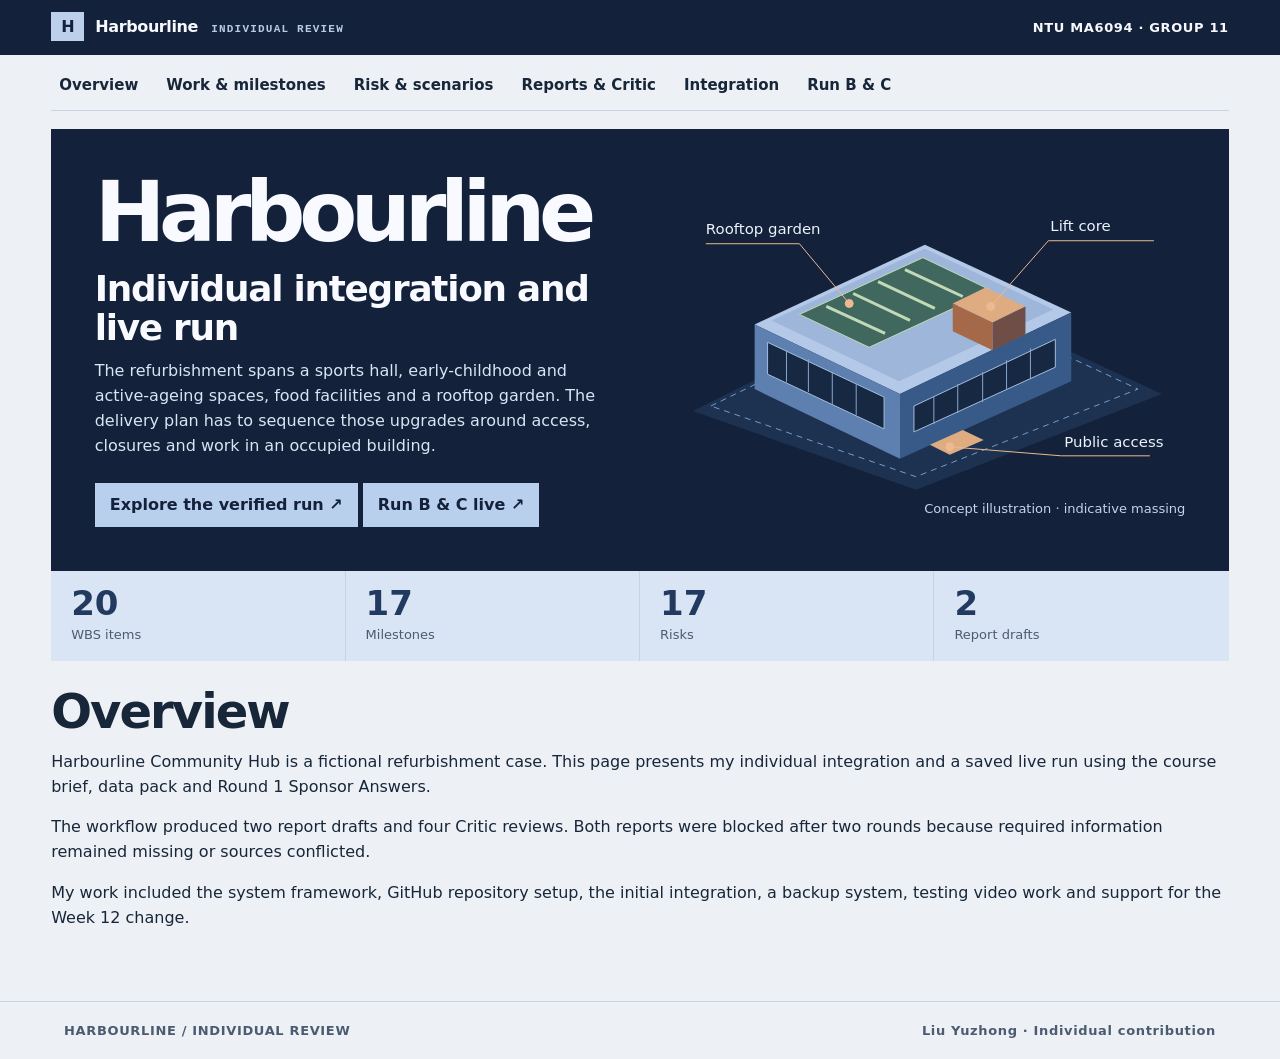
<file: harbourline/individual_review.html>
<!doctype html>
<html lang="en">
<meta charset="utf-8">
<meta name="viewport" content="width=device-width,initial-scale=1">
<title>Harbourline | Individual Review</title>
<meta name="description" content="An interactive capstone briefing for the Harbourline Community Hub refurbishment.">
<style>:root{color-scheme:light;--ink:#202824;--sub:#505d55;--paper:#f5f0e5;--white:#fffcf4;--green:#173e34;--rule:#d9d2c2;--rust:#a14128}*{box-sizing:border-box}body{margin:0;background:var(--paper);color:var(--ink);font:16px/1.55 system-ui,sans-serif}header,footer{display:flex;justify-content:space-between;align-items:center;gap:16px;padding:19px max(5vw,20px);border-bottom:1px solid var(--rule)}a{color:inherit}button,input,select{font:inherit}button,select,summary{cursor:pointer}a:focus-visible,button:focus-visible,input:focus-visible,select:focus-visible,summary:focus-visible{outline:3px solid var(--rust);outline-offset:3px}.brand{text-decoration:none;font-weight:800;letter-spacing:-.025em}.brand span{background:var(--green);color:white;padding:5px 10px;margin-right:6px}.brand small,.tag,.eyebrow,footer{font:700 11px/1.5 ui-monospace,monospace;letter-spacing:.11em}.brand small{margin-left:8px;color:var(--sub)}main{max-width:1380px;margin:auto;padding:26px 5vw 54px}.hero{background:var(--green);color:#fff8e5;display:grid;grid-template-columns:1.15fr 1fr;align-items:center;gap:22px;padding:clamp(25px,5vw,65px)}.hero .eyebrow{color:#f0b566}.hero h1{font:clamp(38px,6vw,84px)/.96 Georgia,serif;letter-spacing:-.055em;margin:.22em 0 .24em}.hero em{font-weight:normal;color:#f0c98a}.hero p:not(.eyebrow){max-width:42ch;color:#f2e9d4}.primary{display:inline-flex;gap:14px;text-decoration:none;background:#f2c37d;color:#202824;padding:10px 15px;margin-top:8px;font-weight:750}.plan svg{width:100%;display:block}.stats{display:grid;grid-template-columns:repeat(4,1fr);margin:24px 0 0;border:1px solid var(--rule);background:var(--white)}.stat{padding:12px 18px;border-right:1px solid var(--rule)}.stat:last-child{border-right:0}.stat strong{display:block;font:38px/1.1 Georgia,serif;color:var(--green)}.stat span{color:var(--sub);font-size:13px}nav{display:flex;gap:5px;flex-wrap:wrap;border-bottom:1px solid var(--rule);margin:18px 0}nav a{text-decoration:none;padding:10px 13px;font-size:14px;font-weight:700;border-bottom:3px solid transparent}nav a[aria-current]{border-color:var(--rust);color:var(--rust)}h2{font:clamp(29px,4vw,45px)/1.1 Georgia,serif;margin:0 0 12px}h3{line-height:1.2;margin:0 0 10px}p{margin:.5em 0 1em}.deck{display:grid;grid-template-columns:1fr 1fr;gap:15px}.card,details,.tablebox{border:1px solid var(--rule);background:var(--white)}.card{padding:18px}details{margin:7px 0}summary{padding:11px 14px;font-weight:700}details>div{padding:0 14px 12px}.muted{color:var(--sub)}.badge{display:inline-block;padding:2px 7px;background:#e8e8d8;color:var(--green);font:700 11px/1.6 ui-monospace,monospace}.note{border-left:4px solid var(--rust);padding:8px 12px;background:#f6e7d9}.toolbar{display:flex;gap:10px;flex-wrap:wrap;margin:12px 0}.toolbar label{display:flex;gap:8px;align-items:center}.toolbar input,.toolbar select,button{border:1px solid var(--rule);background:var(--white);color:var(--ink);padding:8px 10px}.toolbar button,button.action{background:var(--green);color:white;border-color:var(--green)}.tablebox{overflow:auto}table{width:100%;border-collapse:collapse;text-align:left}th,td{padding:9px 12px;border-bottom:1px solid var(--rule);vertical-align:top}th{background:#eae4d5}.trace{list-style:none;padding:0}.trace li{border-left:2px solid var(--green);padding:0 0 15px 14px}.trace small{display:block;color:var(--sub);overflow-wrap:anywhere}footer{border-top:1px solid var(--rule);border-bottom:0;color:var(--sub)}@media(max-width:700px){.hero,.deck{grid-template-columns:1fr}.plan{max-width:440px}.stats{grid-template-columns:repeat(2,1fr)}.stat:nth-child(2){border-right:0}.stat:nth-child(-n+2){border-bottom:1px solid var(--rule)}.brand small{display:none}}

/* Public atlas: architectural plate above a working dossier. */
:root{--ink:#182639;--sub:#4b5b70;--paper:#edf1f6;--white:#fff;--green:#243e65;--rule:#c8d3e1;--rust:#8c442d}
body{font-family:"Avenir Next",system-ui,sans-serif}
header{background:#13223a;color:#f7f9fe;border:0;position:sticky;top:0;z-index:3;padding:15px max(4vw,18px)}
.brand small{color:#b9cbe4}.brand span{background:#bcd0ec;color:#13223a}
main{max-width:1500px;padding:0 4vw 54px}
nav{margin:0 0 18px;padding:9px 0 0;gap:12px}
nav a{font-size:15px;padding:10px 8px}
.hero{grid-template-columns:1.06fr 1fr;background:#13223a;color:#f8faff;padding:clamp(20px,3.4vw,52px);gap:24px}
.hero h1{font:800 clamp(43px,6.6vw,108px)/.94 "Avenir Next",system-ui,sans-serif;letter-spacing:-.075em;margin:0 0 18px}
.hero h2{font:650 clamp(22px,2.8vw,40px)/1.08 "Avenir Next",system-ui,sans-serif;letter-spacing:-.035em}
.hero p:not(.eyebrow){max-width:52ch;color:#dae4f2}
.primary{background:#b9cfee;color:#13223a}.plan{margin:0}.plan figcaption{color:#c5d4e8;font-size:13px;text-align:right}
.stats{margin:0 0 24px;background:#d9e5f4;border:0}.stat{padding:14px 20px}.stat strong{font:750 34px/1.1 system-ui;color:#223a60}
body[data-view]:not([data-view="brief"]) .hero,body[data-view]:not([data-view="brief"]) .stats{display:none}
h2{font:720 clamp(29px,4vw,48px)/1.1 "Avenir Next",system-ui;letter-spacing:-.04em}
.eyebrow,.tag,footer{font:650 13px/1.5 system-ui;letter-spacing:.05em}
.card{padding:clamp(16px,2.3vw,31px)}
.dossier{display:grid;grid-template-columns:minmax(0,1.6fr) minmax(0,1fr);gap:18px;margin:18px 0}
.dossier section+section,.finding+.finding{border-top:1px solid var(--rule);padding-top:18px;margin-top:18px}
.source{display:inline-block;background:#dce7f5;padding:4px 8px;color:#243e65;font-size:13px;font-weight:650}
.report-switch{display:flex;gap:9px;flex-wrap:wrap;margin:15px 0}
.report-switch [aria-pressed="true"]{background:#243e65;color:#fff}
.review-rail{background:#e1eaf7;align-self:start}.review-rail details{background:#f7faff}
.badge{font:700 13px/1.5 system-ui;background:#dbe7f7;color:#243e65}
.finding p{margin:.35em 0 .65em}
.workflow-list{display:grid;gap:0;background:#fff;margin-top:18px}
.workflow-list a{display:grid;grid-template-columns:minmax(160px,1fr) 2fr;gap:16px;padding:16px 20px;border-bottom:1px solid var(--rule);text-decoration:none}
.workflow-list a:hover{background:#dce7f5}
@media(max-width:720px){.hero,.dossier,.workflow-list a{grid-template-columns:1fr}.plan{max-width:none}.hero h1{font-size:clamp(39px,11vw,74px)}nav{gap:1px}nav a{font-size:13px}}

#panel article{margin:1rem 0} #panel details{margin:.65rem 0} #panel input{padding:.65rem;max-width:100%}</style>
<body>
<header><a class="brand" href="#brief"><span>H</span> Harbourline <small>INDIVIDUAL REVIEW</small></a><span class="tag">NTU MA6094 · GROUP 11</span></header>
<main>
<nav aria-label="Project modules" id="tabs"></nav>
<section class="hero">
<div class="hero-copy"><h1>Harbourline</h1><div class="hero-text"><h2>Individual integration and live run</h2><p>The refurbishment spans a sports hall, early-childhood and active-ageing spaces, food facilities and a rooftop garden. The delivery plan has to sequence those upgrades around access, closures and work in an occupied building.</p><a class="primary" href="#plan">Explore the verified run ↗</a> <a class="primary" href="#live">Run B &amp; C live ↗</a></div></div>
<figure class="plan"><svg viewBox="0 0 520 320" role="img" aria-label="Original axonometric concept illustration of the community hub" fill="none">
<path d="m25 231 245-122 226 105-247 96z" fill="#1d3151"/>
<path d="m43 226 227-111 202 94-223 88z" stroke="#799aca" stroke-dasharray="6 5"/>
<path d="M87 144 258 64 405 132 233 214Z" fill="#b4c9e7"/>
<path d="M87 144v65l146 70v-65Z" fill="#5e80b0"/>
<path d="M233 214v65l172-78v-69Z" fill="#385a89"/>
<path d="m104 140 154-72 129 61-155 72z" fill="#9db6d9"/>
<path d="m132 134 124-57 69 33-123 57z" fill="#41685f" stroke="#c2d9b7"/>
<path d="m159 126 59 27m-32-40 57 27m-32-39 57 27m-30-39 58 27" stroke="#c2d9b7" stroke-width="3"/>
<path d="m286 123 33-16 40 19-33 16z" fill="#dfac82"/>
<path d="m286 123v28l40 19v-28z" fill="#a56849"/><path d="m326 142v28l33-16v-28z" fill="#704e48"/>
<path d="m100 162 117 55v32l-117-55zm147 64 142-67v28l-142 65z" fill="#172942" stroke="#a6bedf"/>
<path d="m119 170v32m22-23v33m24-20v32m24-20v31m78-18v27m24-40v29m25-41v30m24-42v30m24-42v30" stroke="#87a8ce"/>
<path d="m263 265 33-15 21 10-34 15z" fill="#dfac82"/>
<g stroke="#ecba91"><path d="M182 123 132 63H38M324 126l58-66h106M283 267l112 9h89"/><circle cx="182" cy="123" r="4" fill="#ecba91"/><circle cx="324" cy="126" r="4" fill="#ecba91"/><circle cx="283" cy="267" r="4" fill="#ecba91"/></g>
<g fill="#edf3fd" font-family="system-ui" font-size="15"><text x="38" y="53">Rooftop garden</text><text x="384" y="50">Lift core</text><text x="398" y="267">Public access</text></g>
</svg><figcaption>Concept illustration · indicative massing</figcaption></figure>
</section>
<section class="stats" id="stats" aria-label="Project totals"></section>
<section id="panel" aria-live="polite"></section>
</main>
<footer><span>HARBOURLINE / INDIVIDUAL REVIEW</span><span>Liu Yuzhong · Individual contribution</span></footer>
<script>
const d={"work": [{"wbs_id": "1", "title": "Harbourline Community Hub Refurbishment", "level": 1, "parent_wbs_id": null, "status": "PROPOSED", "references": [{"document_id": "HARBOURLINE-BRIEF", "page": 3, "line_start": 8, "line_end": 8}]}, {"wbs_id": "1.1", "title": "Planning, resident consultation and contractor design", "level": 2, "parent_wbs_id": "1", "status": "PROPOSED", "references": [{"document_id": "HARBOURLINE-BRIEF", "page": 3, "line_start": 23, "line_end": 23}, {"document_id": "SPONSOR-ROUND-1", "page": 1, "line_start": 10, "line_end": 10}, {"document_id": "SPONSOR-ROUND-1", "page": 2, "line_start": 40, "line_end": 40}]}, {"wbs_id": "1.1.1", "title": "Resident consultation and design inputs", "level": 3, "parent_wbs_id": "1.1", "status": "PROPOSED", "references": [{"document_id": "HARBOURLINE-BRIEF", "page": 3, "line_start": 24, "line_end": 24}, {"document_id": "PACK-EDC", "page": null, "line_start": 83, "line_end": 83}, {"document_id": "PACK-EDC", "page": null, "line_start": 97, "line_end": 97}, {"document_id": "SPONSOR-ROUND-1", "page": 2, "line_start": 41, "line_end": 41}, {"document_id": "SPONSOR-ROUND-1", "page": 2, "line_start": 40, "line_end": 40}]}, {"wbs_id": "1.1.2", "title": "Contractor design and design freeze", "level": 3, "parent_wbs_id": "1.1", "status": "PROPOSED", "references": [{"document_id": "HARBOURLINE-BRIEF", "page": 3, "line_start": 23, "line_end": 23}, {"document_id": "PACK-EDC", "page": null, "line_start": 13, "line_end": 13}, {"document_id": "PACK-CONTRACT", "page": null, "line_start": 5, "line_end": 5}, {"document_id": "SPONSOR-ROUND-1", "page": 1, "line_start": 10, "line_end": 10}, {"document_id": "SPONSOR-ROUND-1", "page": 1, "line_start": 9, "line_end": 9}]}, {"wbs_id": "1.2", "title": "Live-site access and core building services", "level": 2, "parent_wbs_id": "1", "status": "PROPOSED", "references": [{"document_id": "HARBOURLINE-BRIEF", "page": 3, "line_start": 18, "line_end": 18}]}, {"wbs_id": "1.2.1", "title": "Occupant continuity and phased work zones", "level": 3, "parent_wbs_id": "1.2", "status": "PROPOSED", "references": [{"document_id": "HARBOURLINE-BRIEF", "page": 3, "line_start": 24, "line_end": 24}, {"document_id": "PACK-EDC", "page": null, "line_start": 47, "line_end": 47}, {"document_id": "PACK-GRANT", "page": null, "line_start": 35, "line_end": 35}, {"document_id": "SPONSOR-ROUND-1", "page": 1, "line_start": 25, "line_end": 25}, {"document_id": "SPONSOR-ROUND-1", "page": 2, "line_start": 30, "line_end": 30}]}, {"wbs_id": "1.2.2", "title": "Barrier-free access and lift replacement", "level": 3, "parent_wbs_id": "1.2", "status": "PROPOSED", "references": [{"document_id": "HARBOURLINE-BRIEF", "page": 3, "line_start": 18, "line_end": 18}, {"document_id": "PACK-EDC", "page": null, "line_start": 48, "line_end": 48}, {"document_id": "PACK-JAN-PROGRESS", "page": 1, "line_start": 29, "line_end": 29}]}, {"wbs_id": "1.2.3", "title": "M&E system replacement and testing", "level": 3, "parent_wbs_id": "1.2", "status": "PROPOSED", "references": [{"document_id": "HARBOURLINE-BRIEF", "page": 3, "line_start": 18, "line_end": 18}, {"document_id": "PACK-MAR-PROGRESS", "page": 1, "line_start": 27, "line_end": 27}]}, {"wbs_id": "1.3", "title": "New and refreshed community facilities", "level": 2, "parent_wbs_id": "1", "status": "PROPOSED", "references": [{"document_id": "HARBOURLINE-BRIEF", "page": 3, "line_start": 11, "line_end": 11}]}, {"wbs_id": "1.3.1", "title": "Sports hall upgrade", "level": 3, "parent_wbs_id": "1.3", "status": "PROPOSED", "references": [{"document_id": "HARBOURLINE-BRIEF", "page": 3, "line_start": 12, "line_end": 12}]}, {"wbs_id": "1.3.2", "title": "Early childhood centre", "level": 3, "parent_wbs_id": "1.3", "status": "PROPOSED", "references": [{"document_id": "HARBOURLINE-BRIEF", "page": 3, "line_start": 13, "line_end": 13}, {"document_id": "PACK-CONTRACT", "page": null, "line_start": 22, "line_end": 22}, {"document_id": "PACK-EDC", "page": null, "line_start": 68, "line_end": 68}]}, {"wbs_id": "1.3.3", "title": "Active ageing centre", "level": 3, "parent_wbs_id": "1.3", "status": "PROPOSED", "references": [{"document_id": "HARBOURLINE-BRIEF", "page": 3, "line_start": 15, "line_end": 15}, {"document_id": "PACK-EDC", "page": null, "line_start": 70, "line_end": 70}, {"document_id": "PACK-CONTRACT", "page": null, "line_start": 15, "line_end": 15}, {"document_id": "SPONSOR-ROUND-1", "page": 1, "line_start": 18, "line_end": 18}, {"document_id": "SPONSOR-ROUND-1", "page": 1, "line_start": 15, "line_end": 15}]}, {"wbs_id": "1.3.4", "title": "Community kitchen and food court", "level": 3, "parent_wbs_id": "1.3", "status": "PROPOSED", "references": [{"document_id": "HARBOURLINE-BRIEF", "page": 3, "line_start": 16, "line_end": 16}]}, {"wbs_id": "1.3.5", "title": "Rooftop garden", "level": 3, "parent_wbs_id": "1.3", "status": "PROPOSED", "references": [{"document_id": "HARBOURLINE-BRIEF", "page": 3, "line_start": 17, "line_end": 17}, {"document_id": "PACK-EDC", "page": null, "line_start": 81, "line_end": 81}, {"document_id": "PACK-EDC", "page": null, "line_start": 94, "line_end": 94}]}, {"wbs_id": "1.4", "title": "Commissioning, opening and grant governance", "level": 2, "parent_wbs_id": "1", "status": "PROPOSED", "references": [{"document_id": "HARBOURLINE-BRIEF", "page": 3, "line_start": 26, "line_end": 26}]}, {"wbs_id": "1.4.1", "title": "Commissioning, inspection and opening readiness", "level": 3, "parent_wbs_id": "1.4", "status": "PROPOSED", "references": [{"document_id": "HARBOURLINE-BRIEF", "page": 3, "line_start": 21, "line_end": 21}, {"document_id": "PACK-CONTRACT", "page": null, "line_start": 23, "line_end": 23}, {"document_id": "PACK-GRANT", "page": null, "line_start": 20, "line_end": 20}]}, {"wbs_id": "1.4.2", "title": "Grant and committee progress reporting", "level": 3, "parent_wbs_id": "1.4", "status": "PROPOSED", "references": [{"document_id": "HARBOURLINE-BRIEF", "page": 3, "line_start": 26, "line_end": 26}, {"document_id": "PACK-EDC", "page": null, "line_start": 39, "line_end": 39}, {"document_id": "PACK-GRANT", "page": null, "line_start": 24, "line_end": 24}]}, {"wbs_id": "1.2.4", "title": "Asbestos specialist survey, licensed removal and site clearance", "level": 3, "parent_wbs_id": "1.2", "status": "UNRESOLVED", "references": [{"document_id": "PACK-EDC", "page": null, "line_start": 98, "line_end": 98}, {"document_id": "PACK-MAR-PROGRESS", "page": 1, "line_start": 26, "line_end": 26}]}, {"wbs_id": "1.3.6", "title": "Rooftop structural reinforcement decision and execution", "level": 3, "parent_wbs_id": "1.3", "status": "UNRESOLVED", "references": [{"document_id": "PACK-EDC", "page": null, "line_start": 81, "line_end": 81}]}, {"wbs_id": "1.4.3", "title": "NRF grant conditions and tranche claims", "level": 3, "parent_wbs_id": "1.4", "status": "UNRESOLVED", "references": [{"document_id": "PACK-GRANT", "page": null, "line_start": 18, "line_end": 18}, {"document_id": "PACK-GRANT", "page": null, "line_start": 20, "line_end": 20}, {"document_id": "SPONSOR-ROUND-1", "page": 2, "line_start": 46, "line_end": 46}, {"document_id": "SPONSOR-ROUND-1", "page": 2, "line_start": 49, "line_end": 49}]}], "milestones": [{"milestone_id": "M01", "title": "Site possession and start of contract works", "calendar_date": "2027-01-04", "relative_timing": "Recorded actual 4 Jan 2027; not a Sponsor-approved programme baseline", "status": "CONFIRMED", "references": [{"document_id": "HARBOURLINE-BRIEF", "page": 3, "line_start": 21, "line_end": 21}, {"document_id": "PACK-EDC", "page": null, "line_start": 15, "line_end": 15}, {"document_id": "SPONSOR-ROUND-1", "page": 1, "line_start": 11, "line_end": 11}]}, {"milestone_id": "M02", "title": "Resident consultation responses closed", "calendar_date": "2027-02-28", "relative_timing": "Completed 28 Feb 2027; summary still overdue", "status": "CONFIRMED", "references": [{"document_id": "HARBOURLINE-BRIEF", "page": 3, "line_start": 24, "line_end": 24}, {"document_id": "PACK-EDC", "page": null, "line_start": 83, "line_end": 83}, {"document_id": "SPONSOR-ROUND-1", "page": 2, "line_start": 41, "line_end": 41}]}, {"milestone_id": "M03", "title": "D&B contract award", "calendar_date": "2026-12-18", "relative_timing": "Awarded 18 Dec 2026; not equivalent to design baseline approval", "status": "CONFIRMED", "references": [{"document_id": "HARBOURLINE-BRIEF", "page": 3, "line_start": 23, "line_end": 23}, {"document_id": "PACK-EDC", "page": null, "line_start": 13, "line_end": 13}, {"document_id": "SPONSOR-ROUND-1", "page": 1, "line_start": 10, "line_end": 10}]}, {"milestone_id": "M04", "title": "Council/NRF closure and phasing approval", "calendar_date": null, "relative_timing": "Phasing submitted 1 Feb 2027; actual approval not recorded", "status": "UNRESOLVED", "references": [{"document_id": "HARBOURLINE-BRIEF", "page": 3, "line_start": 24, "line_end": 24}, {"document_id": "PACK-EDC", "page": null, "line_start": 47, "line_end": 47}, {"document_id": "SPONSOR-ROUND-1", "page": 1, "line_start": 25, "line_end": 25}, {"document_id": "SPONSOR-ROUND-1", "page": 2, "line_start": 30, "line_end": 30}]}, {"milestone_id": "M05", "title": "Lift/M&E completion and safe accessibility evidence", "calendar_date": null, "relative_timing": "After remediation and Council/NRF clearance; no approved date", "status": "UNRESOLVED", "references": [{"document_id": "HARBOURLINE-BRIEF", "page": 3, "line_start": 18, "line_end": 18}, {"document_id": "PACK-MAR-PROGRESS", "page": 1, "line_start": 27, "line_end": 27}]}, {"milestone_id": "M06", "title": "Community facilities ready for commissioning", "calendar_date": null, "relative_timing": "After operator and roof decisions; timing unconfirmed", "status": "UNRESOLVED", "references": [{"document_id": "HARBOURLINE-BRIEF", "page": 3, "line_start": 11, "line_end": 11}, {"document_id": "PACK-EDC", "page": null, "line_start": 94, "line_end": 94}]}, {"milestone_id": "M07", "title": "Childcare floor handover for fit-out", "calendar_date": null, "relative_timing": "D21 contractual due 30 Jun 2028 vs contractor programme month 20 / Aug 2028 (unreconciled)", "status": "UNRESOLVED", "references": [{"document_id": "HARBOURLINE-BRIEF", "page": 3, "line_start": 25, "line_end": 25}, {"document_id": "PACK-CONTRACT", "page": null, "line_start": 22, "line_end": 22}, {"document_id": "PACK-EDC", "page": null, "line_start": 65, "line_end": 65}]}, {"milestone_id": "M08", "title": "Practical completion / acceptance", "calendar_date": null, "relative_timing": "D22 due 31 Oct 2028 versus contractor baseline 31 Dec 2028; Sponsor reconciliation needed; the 22-month construction window starts 4 Jan 2027", "status": "UNRESOLVED", "references": [{"document_id": "HARBOURLINE-BRIEF", "page": 3, "line_start": 21, "line_end": 21}, {"document_id": "PACK-CONTRACT", "page": null, "line_start": 23, "line_end": 23}, {"document_id": "PACK-MAR-PROGRESS", "page": 1, "line_start": 70, "line_end": 70}, {"document_id": "SPONSOR-ROUND-1", "page": 1, "line_start": 9, "line_end": 9}, {"document_id": "SPONSOR-ROUND-1", "page": 1, "line_start": 11, "line_end": 11}]}, {"milestone_id": "M09", "title": "Hub fully open", "calendar_date": null, "relative_timing": "Brief target Q4 2028, does not prove occupancy/TOP or operator readiness", "status": "UNRESOLVED", "references": [{"document_id": "HARBOURLINE-BRIEF", "page": 3, "line_start": 22, "line_end": 22}, {"document_id": "PACK-GRANT", "page": null, "line_start": 20, "line_end": 20}]}, {"milestone_id": "M10", "title": "Asbestos confirmed in 25 Mar EDC", "calendar_date": "2027-03-25", "relative_timing": "Chrysotile confirmed in EDC meeting; removal approval outstanding", "status": "CONFIRMED", "references": [{"document_id": "PACK-EDC", "page": null, "line_start": 98, "line_end": 98}]}, {"milestone_id": "M11", "title": "NRF Tranche 1 claim submitted", "calendar_date": "2027-03-19", "relative_timing": "Claim submitted 19 Mar 2027 (receipt/release not verified)", "status": "CONFIRMED", "references": [{"document_id": "PACK-EDC", "page": null, "line_start": 90, "line_end": 90}]}, {"milestone_id": "M12", "title": "Operator agreements signed for T2 gate", "calendar_date": null, "relative_timing": "D13 and D14 planned 30 Jun 2027; D14 owner unknown; Council appointment depends on at least three responses", "status": "UNRESOLVED", "references": [{"document_id": "PACK-GRANT", "page": null, "line_start": 19, "line_end": 19}, {"document_id": "PACK-CONTRACT", "page": null, "line_start": 15, "line_end": 15}, {"document_id": "SPONSOR-ROUND-1", "page": 1, "line_start": 18, "line_end": 18}, {"document_id": "SPONSOR-ROUND-1", "page": 1, "line_start": 15, "line_end": 15}]}, {"milestone_id": "M13", "title": "Whole-building TOP for NRF T3", "calendar_date": null, "relative_timing": "Subject to authority approval; date unresolved", "status": "UNRESOLVED", "references": [{"document_id": "PACK-GRANT", "page": null, "line_start": 20, "line_end": 20}]}, {"milestone_id": "M14", "title": "Contract-versus-programme reconciliation approved", "calendar_date": null, "relative_timing": "Before rebaselining handover or completion", "status": "UNRESOLVED", "references": [{"document_id": "PACK-EDC", "page": null, "line_start": 66, "line_end": 66}]}, {"milestone_id": "M15", "title": "Rooftop garden scope/strengthening decision", "calendar_date": null, "relative_timing": "Sponsor and possibly NRF written approval as required", "status": "UNRESOLVED", "references": [{"document_id": "PACK-EDC", "page": null, "line_start": 94, "line_end": 94}]}, {"milestone_id": "M16", "title": "Asbestos variation and licensed removal authorised", "calendar_date": null, "relative_timing": "After confirmation and specialist approval, date unknown", "status": "UNRESOLVED", "references": [{"document_id": "PACK-MAR-PROGRESS", "page": 1, "line_start": 27, "line_end": 27}]}, {"milestone_id": "M17", "title": "Consultation summary approved", "calendar_date": null, "relative_timing": "Responses closed; report postponed until subsequent EDC", "status": "UNRESOLVED", "references": [{"document_id": "PACK-EDC", "page": null, "line_start": 97, "line_end": 97}]}], "risks": [{"risk_id": "R01", "title": "Grant conditions reduce eligible cost", "description": "LEGACY SEED (June 2025): Grant conditions reduce eligible cost [status=Open; P=3, I=4, recorded score=12; owner=R. Tan (left Council Aug 2026)]. CURRENT PACK UPDATE: Grant eligible costs capped at S$17m, maximum S$10.2m; prior listed owner left Council. Current rating is still pending owner/human reassessment; inherited scores are not evidence of current probability.", "status": "UNRESOLVED", "score": null, "response_plan": "Engage NRF early; re-evaluate using 2027 evidence, assign accountable owner and escalate overdue decisions", "references": [{"document_id": "PACK-SEED-RISK", "page": null, "line_start": 3, "line_end": 3}, {"document_id": "PACK-GRANT", "page": null, "line_start": 8, "line_end": 8}, {"document_id": "SPONSOR-ROUND-1", "page": 2, "line_start": 49, "line_end": 49}]}, {"risk_id": "R02", "title": "Hub open during works extends programme", "description": "LEGACY SEED (June 2025): Hub open during works extends programme [status=Open; P=4, I=4, recorded score=16; owner=Project Manager]. CURRENT PACK UPDATE: Unapproved closures mean work cannot proceed as programmed. Current rating is still pending owner/human reassessment; inherited scores are not evidence of current probability.", "status": "MONITORING", "score": 16, "response_plan": "Phased works; re-evaluate using 2027 evidence, assign accountable owner and escalate overdue decisions", "references": [{"document_id": "PACK-SEED-RISK", "page": null, "line_start": 4, "line_end": 4}, {"document_id": "PACK-MAR-PROGRESS", "page": 1, "line_start": 29, "line_end": 29}, {"document_id": "SPONSOR-ROUND-1", "page": 2, "line_start": 30, "line_end": 30}, {"document_id": "SPONSOR-ROUND-1", "page": 1, "line_start": 25, "line_end": 25}]}, {"risk_id": "R03", "title": "Noise and dust complaints from residents", "description": "LEGACY SEED (June 2025): Noise and dust complaints from residents [status=Open; P=4, I=3, recorded score=12; owner=Community Engagement]. CURRENT PACK UPDATE: Noise complaints risk; survey representation needs monitoring. Current rating is still pending owner/human reassessment; inherited scores are not evidence of current probability.", "status": "MONITORING", "score": 12, "response_plan": "Work-hour limits; re-evaluate using 2027 evidence, assign accountable owner and escalate overdue decisions", "references": [{"document_id": "PACK-SEED-RISK", "page": null, "line_start": 5, "line_end": 5}, {"document_id": "PACK-LESSONS", "page": null, "line_start": 15, "line_end": 15}]}, {"risk_id": "R04", "title": "Residents complain about construction noise", "description": "LEGACY SEED (June 2025): Residents complain about construction noise [status=Open; P=3, I=3, recorded score=9; owner=TBC]. CURRENT PACK UPDATE: POTENTIAL DUPLICATE OF R03; do not double count. Current rating is still pending owner/human reassessment; inherited scores are not evidence of current probability.", "status": "MONITORING", "score": 9, "response_plan": "Newsletter; re-evaluate using 2027 evidence, assign accountable owner and escalate overdue decisions", "references": [{"document_id": "PACK-SEED-RISK", "page": null, "line_start": 6, "line_end": 6}, {"document_id": "PACK-SEED-RISK", "page": null, "line_start": 5, "line_end": 5}]}, {"risk_id": "R05", "title": "Childcare operator withdraws", "description": "LEGACY SEED (June 2025): Childcare operator withdraws [status=Open; P=2, I=5, recorded score=10; owner=Estate Development]. CURRENT PACK UPDATE: Operator enrolment and handover deadlines conflict. Current rating is still pending owner/human reassessment; inherited scores are not evidence of current probability.", "status": "MONITORING", "score": 10, "response_plan": "Early agreement; re-evaluate using 2027 evidence, assign accountable owner and escalate overdue decisions", "references": [{"document_id": "PACK-SEED-RISK", "page": null, "line_start": 7, "line_end": 7}, {"document_id": "PACK-EDC", "page": null, "line_start": 65, "line_end": 65}]}, {"risk_id": "R06", "title": "Active ageing operator not found", "description": "LEGACY SEED (June 2025): Active ageing operator not found [status=Open; P=2, I=4, recorded score=6; owner=Estate Development]. CURRENT PACK UPDATE: EOI extended and grant T2 agreements at risk; historic score 6 disagrees with 2\u00d74=8. Current rating is still pending owner/human reassessment; inherited scores are not evidence of current probability.", "status": "UNRESOLVED", "score": null, "response_plan": "Market sounding; re-evaluate using 2027 evidence, assign accountable owner and escalate overdue decisions", "references": [{"document_id": "PACK-SEED-RISK", "page": null, "line_start": 8, "line_end": 8}, {"document_id": "PACK-EDC", "page": null, "line_start": 70, "line_end": 70}, {"document_id": "PACK-GRANT", "page": null, "line_start": 19, "line_end": 19}, {"document_id": "SPONSOR-ROUND-1", "page": 1, "line_start": 18, "line_end": 18}, {"document_id": "SPONSOR-ROUND-1", "page": 1, "line_start": 15, "line_end": 15}]}, {"risk_id": "R07", "title": "Existing M&E in worse condition than surveyed", "description": "LEGACY SEED (June 2025): Existing M&E in worse condition than surveyed [status=Open; P=3, I=4, recorded score=12; owner=Contractor]. CURRENT PACK UPDATE: Older building and sprinkler mains surprise. Current rating is still pending owner/human reassessment; inherited scores are not evidence of current probability.", "status": "MONITORING", "score": 12, "response_plan": "Condition survey; re-evaluate using 2027 evidence, assign accountable owner and escalate overdue decisions", "references": [{"document_id": "PACK-SEED-RISK", "page": null, "line_start": 9, "line_end": 9}, {"document_id": "PACK-JAN-PROGRESS", "page": 1, "line_start": 28, "line_end": 28}]}, {"risk_id": "R08", "title": "Hazardous materials in 1994 building", "description": "LEGACY SEED (June 2025): Hazardous materials in 1994 building [status=Closed; P=1, I=4, recorded score=4; owner=Contractor]. CURRENT PACK UPDATE: CONFIRMED ISSUE: chrysotile present; historic Closed status is false as of March 2027. Current rating is still pending owner/human reassessment; inherited scores are not evidence of current probability.", "status": "UNRESOLVED", "score": null, "response_plan": "None \u2014 not expected per desk study; re-evaluate using 2027 evidence, assign accountable owner and escalate overdue decisions", "references": [{"document_id": "PACK-SEED-RISK", "page": null, "line_start": 10, "line_end": 10}, {"document_id": "PACK-EDC", "page": null, "line_start": 98, "line_end": 98}, {"document_id": "PACK-MAR-PROGRESS", "page": 1, "line_start": 26, "line_end": 26}]}, {"risk_id": "R09", "title": "Construction price inflation", "description": "LEGACY SEED (June 2025): Construction price inflation [status=Open; P=4, I=3, recorded score=12; owner=Finance]. CURRENT PACK UPDATE: Unallocated contingency and variation exposure. Current rating is still pending owner/human reassessment; inherited scores are not evidence of current probability.", "status": "MONITORING", "score": 12, "response_plan": "Contingency; re-evaluate using 2027 evidence, assign accountable owner and escalate overdue decisions", "references": [{"document_id": "PACK-SEED-RISK", "page": null, "line_start": 11, "line_end": 11}, {"document_id": "PACK-EDC", "page": null, "line_start": 19, "line_end": 19}]}, {"risk_id": "R10", "title": "Authority approvals delayed", "description": "LEGACY SEED (June 2025): Authority approvals delayed [status=Open; P=3, I=3, recorded score=9; owner=TBC]. CURRENT PACK UPDATE: TOP/licensing approval lag. Current rating is still pending owner/human reassessment; inherited scores are not evidence of current probability.", "status": "MONITORING", "score": 9, "response_plan": "Early submission; re-evaluate using 2027 evidence, assign accountable owner and escalate overdue decisions", "references": [{"document_id": "PACK-SEED-RISK", "page": null, "line_start": 12, "line_end": 12}, {"document_id": "PACK-GRANT", "page": null, "line_start": 20, "line_end": 20}]}, {"risk_id": "R11", "title": "Barrier-free access lost during lift works", "description": "LEGACY SEED (June 2025): Barrier-free access lost during lift works [status=Open; P=3, I=5, recorded score=15; owner=UNASSIGNED]. CURRENT PACK UPDATE: NRF condition requires accessible public floors unless written exception. Current rating is still pending owner/human reassessment; inherited scores are not evidence of current probability.", "status": "UNRESOLVED", "score": null, "response_plan": "Develop and submit a detailed barrier-free access plan for lift replacement works; obtain Council and NRF written exception if full access cannot be maintained; assign accountable owner and escalate overdue decisions.", "references": [{"document_id": "PACK-SEED-RISK", "page": null, "line_start": 13, "line_end": 13}, {"document_id": "PACK-GRANT", "page": null, "line_start": 35, "line_end": 35}]}, {"risk_id": "R12", "title": "Rooftop garden structural capacity", "description": "LEGACY SEED (June 2025): Rooftop garden structural capacity [status=Open; P=2, I=3, recorded score=6; owner=Contractor]. CURRENT PACK UPDATE: Roof strengthening needed; not yet priced. Current rating is still pending owner/human reassessment; inherited scores are not evidence of current probability.", "status": "MONITORING", "score": 6, "response_plan": "Engineer review; re-evaluate using 2027 evidence, assign accountable owner and escalate overdue decisions", "references": [{"document_id": "PACK-SEED-RISK", "page": null, "line_start": 14, "line_end": 14}, {"document_id": "PACK-EDC", "page": null, "line_start": 81, "line_end": 81}]}, {"risk_id": "R13", "title": "Public interface with live works", "description": "LEGACY SEED (June 2025): Public interface with live works [status=Open; P=3, I=5, recorded score=15; owner=Contractor]. CURRENT PACK UPDATE: Live-site work and asbestos remediation interface. Current rating is still pending owner/human reassessment; inherited scores are not evidence of current probability.", "status": "MONITORING", "score": 15, "response_plan": "Hoarding and segregation; re-evaluate using 2027 evidence, assign accountable owner and escalate overdue decisions", "references": [{"document_id": "PACK-SEED-RISK", "page": null, "line_start": 15, "line_end": 15}, {"document_id": "PACK-EDC", "page": null, "line_start": 78, "line_end": 78}]}, {"risk_id": "R14", "title": "Weekly committee reporting effort", "description": "LEGACY SEED (June 2025): Weekly committee reporting effort [status=Open; P=2, I=2, recorded score=4; owner=Project Manager]. CURRENT PACK UPDATE: Committee now meets fortnightly; grant is monthly, late reports could delay funding. Current rating is still pending owner/human reassessment; inherited scores are not evidence of current probability.", "status": "MONITORING", "score": 4, "response_plan": "Templates; re-evaluate using 2027 evidence, assign accountable owner and escalate overdue decisions", "references": [{"document_id": "PACK-SEED-RISK", "page": null, "line_start": 16, "line_end": 16}, {"document_id": "PACK-EDC", "page": null, "line_start": 39, "line_end": 39}, {"document_id": "PACK-GRANT", "page": null, "line_start": 27, "line_end": 27}]}, {"risk_id": "R15", "title": "Childcare handover and licensing gap", "description": "CONFLICT: D21 due 30 Jun 2028 vs August 2028 programme; Little Harbour Learning needs licensing lead time to Jan 2029 intake. Likelihood not reassessed.", "status": "UNRESOLVED", "score": null, "response_plan": "Sponsor to resolve conflicts between childcare handover milestone and licensing schedule; gather and provide critical-path evidence for licensing requirements; assign accountable owner and escalate overdue decisions.", "references": [{"document_id": "PACK-CONTRACT", "page": null, "line_start": 22, "line_end": 22}, {"document_id": "PACK-EDC", "page": null, "line_start": 68, "line_end": 68}]}, {"risk_id": "R16", "title": "Completion date commitments conflict", "description": "CONFLICT: contract D22 31 Oct 2028 vs contractor 31 Dec 2028, with brief fully-open Q4 2028. A later finish is not approved.", "status": "UNRESOLVED", "score": null, "response_plan": "Formal baseline reconciliation; protect approvals and stakeholder communication", "references": [{"document_id": "PACK-CONTRACT", "page": null, "line_start": 23, "line_end": 23}, {"document_id": "PACK-MAR-PROGRESS", "page": 1, "line_start": 70, "line_end": 70}]}, {"risk_id": "R17", "title": "NRF T2 delayed by missing social service operator agreements", "description": "Funding dependency is explicit: signed ALL operator agreements plus rough-in. Active-ageing operator not appointed at 25 March.", "status": "UNRESOLVED", "score": null, "response_plan": "Track D13/D14 and responsible owners; escalate EOI outcome", "references": [{"document_id": "PACK-EDC", "page": null, "line_start": 91, "line_end": 91}, {"document_id": "PACK-GRANT", "page": null, "line_start": 19, "line_end": 19}]}], "scenarios": [{"scenario_id": "SC01", "description": "Confirmed asbestos: upper-bound critical-path sensitivity", "schedule_impact_days": 42, "cost_impact_sgd": 600000, "assumptions": ["Chrysotile presence is CONFIRMED; removal estimate in Mar report is S$0.35\u20130.60m and 4\u20136 weeks", "Use source upper bounds of S$600,000 and 6 weeks (42 calendar days); no cost beyond removal is added", "Conditional schedule effect assumes full 6 weeks propagates through critical path with zero recovery; actual end-date impact unproven", "Variation remains pending and estimate is not approved"], "estimate_status": "QUANTIFIED_ASSUMPTION", "references": [{"document_id": "PACK-MAR-PROGRESS", "page": 1, "line_start": 26, "line_end": 26}, {"document_id": "PACK-MAR-PROGRESS", "page": 1, "line_start": 27, "line_end": 27}]}, {"scenario_id": "SC02", "description": "Lift closures not approved: conditional schedule sensitivity", "schedule_impact_days": 56, "cost_impact_sgd": null, "assumptions": ["Contractor forecasts 6\u20138 weeks delay IF lift works cannot start Jun 2027", "Upper bound 8 \u00d7 7 = 56 calendar days assumes none of the delay can be recovered", "Temporary lift and access mitigation have not been priced; cost is unknown"], "estimate_status": "QUANTIFIED_ASSUMPTION", "references": [{"document_id": "PACK-MAR-PROGRESS", "page": 1, "line_start": 29, "line_end": 29}, {"document_id": "PACK-EDC", "page": null, "line_start": 53, "line_end": 53}]}, {"scenario_id": "SC03", "description": "Childcare handover month-18 vs month-20 conflict", "schedule_impact_days": null, "cost_impact_sgd": null, "assumptions": ["D21 contractual date 30 Jun 2028; contractor's programme indicates month 20 (August 2028)", "August day not specified, so exact gap cannot be computed faithfully", "Cost and recovery actions not priced; only milestone mismatch is identified"], "estimate_status": "UNRESOLVED", "references": [{"document_id": "PACK-CONTRACT", "page": null, "line_start": 22, "line_end": 22}, {"document_id": "PACK-EDC", "page": null, "line_start": 65, "line_end": 65}]}], "reports": [{"report_type": "WEEKLY_COMMITTEE", "audience": "Estate Development Committee", "reporting_period": {"end_date": "2027-03-31", "start_date": "2027-03-25"}, "status": "BLOCKED", "sections": [{"heading": "Project Overview and Grant Management", "text": "The Harbourline Community Hub refurbishment project is funded by a central grant that is released in tranches tied to specific milestones (E1). The project scope comprises refurbishing the Hub into an integrated community facility, including an upgraded multi-purpose sports hall, a new early childhood centre designed for about 100 children managed by a selected operator, an active ageing centre with an operator to be appointed, a community kitchen and refreshed food court, a rooftop community garden, and provision of full barrier-free access incorporating new lifts and replacement of M&E systems (E12-E19). Grant conditions from the Neighbourhood Renewal Fund (NRF) were initially not provided but were subsequently received on 19 January (E3, E4). These conditions specify a maximum eligible project cost capped at S$17.0 million, with a maximum grant of S$10.2 million, where the 60% grant rate applies only to eligible costs (E49, E7). The planned construction period is 22 months starting from site possession on 4 January 2027, excluding pre-construction activities (E20, E21, E77-E79). Monthly progress reports to the grant body are required by the 10th working day of each month and serve as progress updates rather than funding requests (E2, E6, E53). However, specific milestones tied to each tranche release are not explicitly identified in this report, limiting traceability of the grant release schedule to project delivery progress.", "references": [{"document_id": "HARBOURLINE-BRIEF", "page": 3, "line_start": 20, "line_end": 20}, {"document_id": "PACK-EDC", "page": null, "line_start": 22, "line_end": 22}, {"document_id": "PACK-EDC", "page": null, "line_start": 32, "line_end": 32}, {"document_id": "SPONSOR-ROUND-1", "page": 2, "line_start": 48, "line_end": 48}, {"document_id": "SPONSOR-ROUND-1", "page": 2, "line_start": 49, "line_end": 49}, {"document_id": "HARBOURLINE-BRIEF", "page": 3, "line_start": 8, "line_end": 8}, {"document_id": "HARBOURLINE-BRIEF", "page": 3, "line_start": 11, "line_end": 11}, {"document_id": "HARBOURLINE-BRIEF", "page": 3, "line_start": 12, "line_end": 12}, {"document_id": "HARBOURLINE-BRIEF", "page": 3, "line_start": 13, "line_end": 13}, {"document_id": "HARBOURLINE-BRIEF", "page": 3, "line_start": 15, "line_end": 15}, {"document_id": "HARBOURLINE-BRIEF", "page": 3, "line_start": 16, "line_end": 16}, {"document_id": "HARBOURLINE-BRIEF", "page": 3, "line_start": 17, "line_end": 17}, {"document_id": "HARBOURLINE-BRIEF", "page": 3, "line_start": 18, "line_end": 18}, {"document_id": "HARBOURLINE-BRIEF", "page": 3, "line_start": 21, "line_end": 21}, {"document_id": "HARBOURLINE-BRIEF", "page": 3, "line_start": 22, "line_end": 22}, {"document_id": "PACK-GRANT", "page": null, "line_start": 8, "line_end": 8}, {"document_id": "PACK-GRANT", "page": null, "line_start": 24, "line_end": 24}, {"document_id": "SPONSOR-ROUND-1", "page": 1, "line_start": 9, "line_end": 9}, {"document_id": "SPONSOR-ROUND-1", "page": 1, "line_start": 10, "line_end": 10}, {"document_id": "SPONSOR-ROUND-1", "page": 1, "line_start": 11, "line_end": 11}]}, {"heading": "Progress Against Milestones and Programme Updates", "text": "The design-and-build contract was awarded to Kestrel Harbour Builders (KHB) on 18 December 2026, with site possession granted on 4 January 2027 (E30, E31, E78, E79). Contract milestone dates specify practical completion as 31 October 2028 and childcare floor handover for fit-out as 30 June 2028, whereas the baseline programme projects practical completion on 31 December 2028 and childcare handover in August 2028, revealing unresolved discrepancies requiring Sponsor reconciliation (E8, E10, E22, E23, E28, E29, E37, E62, E83). The childcare operator agreement signing is in progress and targeted by 30 June 2027 (E9). Resident consultation concluded on 28 February 2027, yielding 214 responses; however, approval of the consultation summary has been deferred (E43, E47). Structural challenges have emerged, including confirmed asbestos presence (chrysotile) on 25 March 2027 requiring licensed removal and a necessary roof slab strengthening before supporting loads can be increased, affecting the critical path (E41, E42, E59, E60). Closures required for east core lift replacements, necessary for childcare handover, have not yet been approved by Council, with KHB estimating a potential 6\u20138 week delay if unresolved by June 2027 (E61, E83). The Hub must remain operational for residents during the works with maintained barrier-free access; KHB holds responsibility for the phasing and sequencing plan, but no final closures have been agreed upon to date (E22, E23, E35, E36, E82, E83). This report lacks a clear statement on the current actual progress status against baseline programme milestones (particularly childcare access works and critical items) and omits details on approvals or arrangements for temporary facilities during closures (lifts, sports hall, food court).", "references": [{"document_id": "PACK-CONTRACT", "page": null, "line_start": 23, "line_end": 23}, {"document_id": "PACK-CONTRACT", "page": null, "line_start": 14, "line_end": 14}, {"document_id": "PACK-CONTRACT", "page": null, "line_start": 22, "line_end": 22}, {"document_id": "PACK-CONTRACT", "page": null, "line_start": 22, "line_end": 22}, {"document_id": "PACK-CONTRACT", "page": null, "line_start": 23, "line_end": 23}, {"document_id": "PACK-EDC", "page": null, "line_start": 13, "line_end": 13}, {"document_id": "PACK-EDC", "page": null, "line_start": 15, "line_end": 15}, {"document_id": "PACK-EDC", "page": null, "line_start": 65, "line_end": 65}, {"document_id": "PACK-EDC", "page": null, "line_start": 78, "line_end": 78}, {"document_id": "PACK-EDC", "page": null, "line_start": 81, "line_end": 81}, {"document_id": "PACK-EDC", "page": null, "line_start": 83, "line_end": 83}, {"document_id": "PACK-EDC", "page": null, "line_start": 97, "line_end": 97}, {"document_id": "PACK-MAR-PROGRESS", "page": 1, "line_start": 26, "line_end": 26}, {"document_id": "PACK-MAR-PROGRESS", "page": 1, "line_start": 27, "line_end": 27}, {"document_id": "PACK-MAR-PROGRESS", "page": 1, "line_start": 29, "line_end": 29}, {"document_id": "PACK-MAR-PROGRESS", "page": 1, "line_start": 70, "line_end": 70}, {"document_id": "SPONSOR-ROUND-1", "page": 1, "line_start": 10, "line_end": 10}, {"document_id": "SPONSOR-ROUND-1", "page": 1, "line_start": 11, "line_end": 11}, {"document_id": "SPONSOR-ROUND-1", "page": 1, "line_start": 25, "line_end": 25}]}, {"heading": "Key Decisions and Approvals Required", "text": "Several critical decisions are outstanding to ensure continued project progress and compliance: resolution and approval of conflicting milestone dates for practical completion and childcare handover (E8, E10, E28, E29, E62); formal approval of phasing and closure plans from Council and NRF to permit east core lift replacement and related core interventions (E35, E36, E61, E83); appointment and formal agreement of an active ageing centre operator following an EOI extension to April 2027 (E27, E40); confirmation and signing of all social service operator agreements necessary for NRF tranche 2 gate (E45); authorization and sequencing approvals for licensed asbestos removal and associated variation orders, including identification of approving authority and critical path impact (E48, E59, E60); a decision on proceeding with or deferring the rooftop community garden given structural strengthening needs and potential grant implications (E46); and approval of the consultation summary report, including evaluation of representation bias (E47). The report does not clearly state the current status of these decisions, nor responsibilities for follow-up and approval.", "references": [{"document_id": "PACK-CONTRACT", "page": null, "line_start": 23, "line_end": 23}, {"document_id": "PACK-CONTRACT", "page": null, "line_start": 22, "line_end": 22}, {"document_id": "PACK-CONTRACT", "page": null, "line_start": 15, "line_end": 15}, {"document_id": "PACK-EDC", "page": null, "line_start": 48, "line_end": 48}, {"document_id": "PACK-EDC", "page": null, "line_start": 53, "line_end": 53}, {"document_id": "PACK-EDC", "page": null, "line_start": 70, "line_end": 70}, {"document_id": "PACK-EDC", "page": null, "line_start": 91, "line_end": 91}, {"document_id": "PACK-EDC", "page": null, "line_start": 94, "line_end": 94}, {"document_id": "PACK-EDC", "page": null, "line_start": 97, "line_end": 97}, {"document_id": "PACK-EDC", "page": null, "line_start": 98, "line_end": 98}, {"document_id": "PACK-MAR-PROGRESS", "page": 1, "line_start": 26, "line_end": 26}, {"document_id": "PACK-MAR-PROGRESS", "page": 1, "line_start": 27, "line_end": 27}, {"document_id": "PACK-MAR-PROGRESS", "page": 1, "line_start": 29, "line_end": 29}, {"document_id": "SPONSOR-ROUND-1", "page": 1, "line_start": 25, "line_end": 25}]}, {"heading": "Material Risks and Mitigation", "text": "Key material risks demanding active management include potential reduction in eligible grant costs due to evolving grant conditions (R01), programme extensions given necessity for the Hub to remain operational during works (R02), noise and dust complaints from residents (R03, R04), withdrawal or delays in appointment of childcare and active ageing operators (R05, R06), poorer-than-expected existing M&E conditions and confirmed hazardous material presence including asbestos (R07, R08), construction price inflation impacting budget (R09), delays in authority approvals affecting milestone gates (R10), risk of temporary loss of barrier-free access during lift replacement works (R11), rooftop garden structural capacity concerns with consequential scope and funding impacts (R12), managing safety for public interfaces with live works (R13), ongoing project reporting effort (R14), and unresolved risks regarding childcare handover timing, completion date commitments, and NRF tranche delays linked to operator agreement signings (R15, R16, R17). Mitigation includes early engagement with NRF, community consultation and engagement, condition surveys, contingency planning, and clear assignment of risk ownership. However, the report does not provide a clear status update on assignment of risk owners or actions for unresolved risks, with some owners incorrect or missing (for example, R01's previous owner has left Council and R06 shows data inconsistencies).", "references": [{"document_id": "HARBOURLINE-BRIEF", "page": 3, "line_start": 20, "line_end": 20}, {"document_id": "PACK-SEED-RISK", "page": null, "line_start": 3, "line_end": 3}, {"document_id": "PACK-SEED-RISK", "page": null, "line_start": 3, "line_end": 3}, {"document_id": "PACK-SEED-RISK", "page": null, "line_start": 4, "line_end": 4}, {"document_id": "PACK-SEED-RISK", "page": null, "line_start": 5, "line_end": 5}, {"document_id": "PACK-SEED-RISK", "page": null, "line_start": 6, "line_end": 6}, {"document_id": "PACK-SEED-RISK", "page": null, "line_start": 7, "line_end": 7}, {"document_id": "PACK-SEED-RISK", "page": null, "line_start": 8, "line_end": 8}, {"document_id": "PACK-SEED-RISK", "page": null, "line_start": 9, "line_end": 9}, {"document_id": "PACK-SEED-RISK", "page": null, "line_start": 10, "line_end": 10}, {"document_id": "PACK-SEED-RISK", "page": null, "line_start": 11, "line_end": 11}, {"document_id": "PACK-SEED-RISK", "page": null, "line_start": 12, "line_end": 12}, {"document_id": "PACK-SEED-RISK", "page": null, "line_start": 13, "line_end": 13}, {"document_id": "PACK-SEED-RISK", "page": null, "line_start": 14, "line_end": 14}, {"document_id": "PACK-SEED-RISK", "page": null, "line_start": 15, "line_end": 15}, {"document_id": "PACK-SEED-RISK", "page": null, "line_start": 16, "line_end": 16}]}], "reviews": [{"review_round": 1, "verdict": "REVISE", "stop_reason": "REVISION_REQUIRED", "findings": [{"severity": "MAJOR", "category": "MISSING_INFORMATION", "description": "The report does not clearly reconcile conflicting milestone dates for childcare floor handover and practical completion, which are contractually scheduled and differ from baseline programme dates.", "required_fix": "Explicitly state the conflicting milestone dates, note the unresolved discrepancy, and summarize impact or mitigation plans.", "references": [{"document_id": "PACK-CONTRACT", "page": null, "line_start": 23, "line_end": 23}, {"document_id": "PACK-CONTRACT", "page": null, "line_start": 22, "line_end": 22}, {"document_id": "PACK-CONTRACT", "page": null, "line_start": 22, "line_end": 22}, {"document_id": "PACK-CONTRACT", "page": null, "line_start": 23, "line_end": 23}, {"document_id": "PACK-EDC", "page": null, "line_start": 65, "line_end": 65}, {"document_id": "PACK-MAR-PROGRESS", "page": 1, "line_start": 70, "line_end": 70}]}, {"severity": "MAJOR", "category": "MISSING_INFORMATION", "description": "No clear statement on the current actual progress status of childcare access works and overall contractor progress against the baseline programme is provided.", "required_fix": "Include an update on actual progress compared to baseline programme milestones, particularly for critical path items such as lift works and handover dates.", "references": [{"document_id": "PACK-FEB-PROGRESS", "page": 1, "line_start": 28, "line_end": 28}, {"document_id": "PACK-MAR-PROGRESS", "page": 1, "line_start": 29, "line_end": 29}]}, {"severity": "MAJOR", "category": "MISSING_INFORMATION", "description": "The report omits details about the status or approvals of temporary facility arrangements and access during required closures (lift, sports hall, food court).", "required_fix": "Disclose any Council or NRF approvals or outstanding negotiations for closures and temporary access facilities relevant to critical path works.", "references": [{"document_id": "PACK-EDC", "page": null, "line_start": 48, "line_end": 48}, {"document_id": "PACK-EDC", "page": null, "line_start": 53, "line_end": 53}, {"document_id": "PACK-MAR-PROGRESS", "page": 1, "line_start": 29, "line_end": 29}, {"document_id": "SPONSOR-ROUND-1", "page": 1, "line_start": 25, "line_end": 25}]}, {"severity": "MAJOR", "category": "MISSING_INFORMATION", "description": "The report lists required decisions but does not explicitly state the up-to-date status of approvals, reconciliations, or assignments, such as operator agreement signings, asbestos removal authorisations, and rooftop garden scope.", "required_fix": "Clarify which decisions remain outstanding, what has progressed since last report, and which parties are responsible for follow-up and approval.", "references": [{"document_id": "PACK-CONTRACT", "page": null, "line_start": 15, "line_end": 15}, {"document_id": "PACK-EDC", "page": null, "line_start": 70, "line_end": 70}, {"document_id": "PACK-EDC", "page": null, "line_start": 91, "line_end": 91}, {"document_id": "PACK-EDC", "page": null, "line_start": 94, "line_end": 94}, {"document_id": "PACK-EDC", "page": null, "line_start": 97, "line_end": 97}, {"document_id": "PACK-EDC", "page": null, "line_start": 98, "line_end": 98}, {"document_id": "PACK-MAR-PROGRESS", "page": 1, "line_start": 26, "line_end": 26}, {"document_id": "PACK-MAR-PROGRESS", "page": 1, "line_start": 27, "line_end": 27}]}, {"severity": "MINOR", "category": "MISSING_INFORMATION", "description": "The report does not identify specific milestones linked to each tranche of grant release, limiting traceability of funding schedule to project delivery progress.", "required_fix": "List milestones tied to grant tranches and explain implications for project funding and reporting requirements.", "references": [{"document_id": "HARBOURLINE-BRIEF", "page": 3, "line_start": 20, "line_end": 20}, {"document_id": "PACK-GRANT", "page": null, "line_start": 8, "line_end": 8}, {"document_id": "PACK-GRANT", "page": null, "line_start": 18, "line_end": 18}, {"document_id": "PACK-GRANT", "page": null, "line_start": 19, "line_end": 19}, {"document_id": "PACK-GRANT", "page": null, "line_start": 20, "line_end": 20}]}, {"severity": "MINOR", "category": "MISSING_INFORMATION", "description": "The report references numerous risks but does not provide a clear status update on assignment of risk owners or actions for unresolved risks, including those with incorrect or missing owner data.", "required_fix": "Include a summary of which risks remain unassigned, which owners have been designated since last report, and any adjustments to mitigation plans.", "references": [{"document_id": "PACK-SEED-RISK", "page": null, "line_start": 3, "line_end": 3}, {"document_id": "PACK-SEED-RISK", "page": null, "line_start": 3, "line_end": 3}, {"document_id": "PACK-SEED-RISK", "page": null, "line_start": 4, "line_end": 4}, {"document_id": "PACK-SEED-RISK", "page": null, "line_start": 5, "line_end": 5}, {"document_id": "PACK-SEED-RISK", "page": null, "line_start": 6, "line_end": 6}, {"document_id": "PACK-SEED-RISK", "page": null, "line_start": 7, "line_end": 7}, {"document_id": "PACK-SEED-RISK", "page": null, "line_start": 8, "line_end": 8}, {"document_id": "PACK-SEED-RISK", "page": null, "line_start": 9, "line_end": 9}, {"document_id": "PACK-SEED-RISK", "page": null, "line_start": 10, "line_end": 10}, {"document_id": "PACK-SEED-RISK", "page": null, "line_start": 13, "line_end": 13}, {"document_id": "PACK-SEED-RISK", "page": null, "line_start": 14, "line_end": 14}, {"document_id": "PACK-SEED-RISK", "page": null, "line_start": 15, "line_end": 15}, {"document_id": "PACK-SEED-RISK", "page": null, "line_start": 16, "line_end": 16}]}, {"severity": "MAJOR", "category": "MISSING_INFORMATION", "description": "The report mentions asbestos presence and required roof strengthening but does not confirm authorisation or timelines for licensed removal and variation order approvals or impacts on critical path.", "required_fix": "Include current approvals status on asbestos removal, variation orders, authorization authority, and assessment of critical path impact.", "references": [{"document_id": "PACK-EDC", "page": null, "line_start": 78, "line_end": 78}, {"document_id": "PACK-EDC", "page": null, "line_start": 81, "line_end": 81}, {"document_id": "PACK-EDC", "page": null, "line_start": 98, "line_end": 98}, {"document_id": "PACK-MAR-PROGRESS", "page": 1, "line_start": 26, "line_end": 26}, {"document_id": "PACK-MAR-PROGRESS", "page": 1, "line_start": 27, "line_end": 27}]}]}, {"review_round": 2, "verdict": "ESCALATE", "stop_reason": "MAX_ROUNDS", "findings": [{"severity": "MAJOR", "category": "MISSING_INFORMATION", "description": "The report states the grant is released in tranches tied to milestones but does not explicitly identify what the specific milestones are for each tranche release, limiting traceability of grant release to project progress.", "required_fix": "Include a clear schedule or table detailing grant tranches linked to specific project milestones, with dates and conditions for each tranche release.", "references": [{"document_id": "HARBOURLINE-BRIEF", "page": 3, "line_start": 20, "line_end": 20}, {"document_id": "PACK-GRANT", "page": null, "line_start": 8, "line_end": 8}, {"document_id": "PACK-GRANT", "page": null, "line_start": 18, "line_end": 18}, {"document_id": "PACK-GRANT", "page": null, "line_start": 19, "line_end": 19}]}, {"severity": "MAJOR", "category": "MISSING_INFORMATION", "description": "There is a conflict in milestone dates: the contract sets practical completion for 31 Oct 2028 and childcare floor handover for 30 Jun 2028, but the baseline programme shows 31 Dec 2028 and August 2028 respectively; this conflict is noted but unresolved, with no Sponsor-approved reconciliation provided.", "required_fix": "Clarify and reconcile milestone dates officially to resolve conflicts between contract and baseline programme dates.", "references": [{"document_id": "PACK-CONTRACT", "page": null, "line_start": 23, "line_end": 23}, {"document_id": "PACK-CONTRACT", "page": null, "line_start": 22, "line_end": 22}, {"document_id": "PACK-CONTRACT", "page": null, "line_start": 22, "line_end": 22}, {"document_id": "PACK-CONTRACT", "page": null, "line_start": 23, "line_end": 23}, {"document_id": "PACK-EDC", "page": null, "line_start": 65, "line_end": 65}, {"document_id": "PACK-MAR-PROGRESS", "page": 1, "line_start": 70, "line_end": 70}, {"document_id": "SPONSOR-ROUND-1", "page": 1, "line_start": 25, "line_end": 25}]}, {"severity": "MAJOR", "category": "MISSING_INFORMATION", "description": "The current actual progress status against baseline programme milestones, particularly for childcare access works and critical path activities, is not clearly reported, nor is any variance analysis or impact on schedule presented.", "required_fix": "Provide a detailed status update comparing actual progress to baseline milestones, highlighting any deviations and their effects on the overall programme.", "references": [{"document_id": "PACK-CONTRACT", "page": null, "line_start": 14, "line_end": 14}, {"document_id": "PACK-FEB-PROGRESS", "page": 1, "line_start": 28, "line_end": 28}, {"document_id": "PACK-EDC", "page": null, "line_start": 78, "line_end": 78}, {"document_id": "PACK-EDC", "page": null, "line_start": 81, "line_end": 81}, {"document_id": "PACK-MAR-PROGRESS", "page": 1, "line_start": 26, "line_end": 26}, {"document_id": "PACK-MAR-PROGRESS", "page": 1, "line_start": 27, "line_end": 27}, {"document_id": "PACK-MAR-PROGRESS", "page": 1, "line_start": 29, "line_end": 29}]}, {"severity": "MAJOR", "category": "MISSING_INFORMATION", "description": "No formal decisions or approvals are reported regarding the required closures for east core lift replacements, temporary facility arrangements, and resident access constraints for lifts, sports hall, and food court, despite known delays and critical path impact risks.", "required_fix": "Report on the approvals status and established arrangements for closures and temporary access solutions to maintain resident accessibility and compliance.", "references": [{"document_id": "PACK-EDC", "page": null, "line_start": 48, "line_end": 48}, {"document_id": "PACK-EDC", "page": null, "line_start": 53, "line_end": 53}, {"document_id": "PACK-MAR-PROGRESS", "page": 1, "line_start": 29, "line_end": 29}, {"document_id": "SPONSOR-ROUND-1", "page": 2, "line_start": 30, "line_end": 30}, {"document_id": "SPONSOR-ROUND-1", "page": 1, "line_start": 25, "line_end": 25}]}, {"severity": "MAJOR", "category": "MISSING_INFORMATION", "description": "Key decisions and approvals remain outstanding without clear ownership or responsibility for follow-up, including: operator agreements for active ageing and social services, asbestos removal variation and sequencing, rooftop garden scope and structural strengthening, consultation summary approval, and reconciliation of milestone date conflicts.", "required_fix": "Provide a clear register or log of pending decisions, responsible owners, expected timelines, and current status to ensure accountability and progress tracking.", "references": [{"document_id": "PACK-CONTRACT", "page": null, "line_start": 15, "line_end": 15}, {"document_id": "PACK-EDC", "page": null, "line_start": 70, "line_end": 70}, {"document_id": "PACK-EDC", "page": null, "line_start": 91, "line_end": 91}, {"document_id": "PACK-EDC", "page": null, "line_start": 94, "line_end": 94}, {"document_id": "PACK-EDC", "page": null, "line_start": 97, "line_end": 97}, {"document_id": "PACK-EDC", "page": null, "line_start": 98, "line_end": 98}, {"document_id": "PACK-MAR-PROGRESS", "page": 1, "line_start": 26, "line_end": 26}, {"document_id": "PACK-MAR-PROGRESS", "page": 1, "line_start": 27, "line_end": 27}]}, {"severity": "MAJOR", "category": "MISSING_INFORMATION", "description": "The report acknowledges multiple material risks with incomplete or incorrect risk ownership, including R01 (grant conditions reduce eligible costs) and R06 (active ageing operator not found), and does not detail current mitigation action statuses adequately.", "required_fix": "Update the risk register to correctly assign owners for all open risks, reflect current mitigation measures, and provide clear status updates for all critical risks.", "references": [{"document_id": "PACK-SEED-RISK", "page": null, "line_start": 3, "line_end": 3}, {"document_id": "PACK-SEED-RISK", "page": null, "line_start": 3, "line_end": 3}, {"document_id": "PACK-SEED-RISK", "page": null, "line_start": 8, "line_end": 8}]}]}]}, {"report_type": "MONTHLY_GRANT", "audience": "Grant Body", "reporting_period": {"end_date": "2027-03-31", "start_date": "2027-03-01"}, "status": "BLOCKED", "sections": [{"heading": "Grant Conditions and Reporting", "text": "The Harbourline grant is disbursed in tranches against defined milestones, with grant conditions to be followed (E1). The grant body requires monthly progress reports, which serve as progress updates rather than funding requests (E2, E6). Grant conditions from the Neighbourhood Renewal Fund (NRF) were initially not received (E3) but were subsequently obtained on 19 January 2027 (E4). The grant specifies that 60% applies to eligible costs only (E7). However, detailed conditions including the tranche milestone specifications and the reconciliation of eligible costs remain unresolved and require further clarification. In particular, it is noted that the milestone link to tranche 2 release requires signed operator agreements for all social service spaces, which are not yet finalized (E45, E50, E51). Additionally, details regarding tranche 3 conditions are limited to reference to Temporary Occupation Permit (TOP) requirements, with no further specification provided (E52). These unresolved tranche gate definitions and operator agreement finalization statuses need to be explicitly highlighted for full transparency to the grant body.", "references": [{"document_id": "HARBOURLINE-BRIEF", "page": 3, "line_start": 20, "line_end": 20}, {"document_id": "HARBOURLINE-BRIEF", "page": 3, "line_start": 27, "line_end": 27}, {"document_id": "PACK-EDC", "page": null, "line_start": 22, "line_end": 22}, {"document_id": "PACK-EDC", "page": null, "line_start": 32, "line_end": 32}, {"document_id": "SPONSOR-ROUND-1", "page": 2, "line_start": 48, "line_end": 48}, {"document_id": "SPONSOR-ROUND-1", "page": 2, "line_start": 49, "line_end": 49}]}, {"heading": "Project Progress and Milestones", "text": "Contract award and site possession have been completed, with the design-and-build contract awarded on 18 December 2026 and site possession on 4 January 2027 (E30, E78, E79). Resident consultation closed on 28 February 2027 with 214 responses recorded (E43). The Design Stage 2 report was due 15 March 2027 but is overdue (E26). The childcare operator agreement is in progress targeting signing by 30 June 2027 (E9). The active ageing operator agreement is yet to be started with no owner assigned, also targeting 30 June 2027 (E27). There are conflicting dates for the childcare floor handover for fit-out: contractually due 30 June 2028 versus August 2028 in the contractor's programme and a month 20 baseline programme estimate driven by east core lifts; this discrepancy remains unresolved (E10, E11, E28). Similarly, practical completion is set contractually for 31 October 2028, but the programme shows 31 December 2028. These conflicts between contract milestones and programme dates are not reconciled and require Sponsor decision and impact assessment to assure the project timeline (E8, E29, E62). The refurbished Hub is targeted to be fully open by the fourth quarter of 2028 (E20, E21).", "references": [{"document_id": "PACK-CONTRACT", "page": null, "line_start": 23, "line_end": 23}, {"document_id": "PACK-CONTRACT", "page": null, "line_start": 14, "line_end": 14}, {"document_id": "PACK-CONTRACT", "page": null, "line_start": 22, "line_end": 22}, {"document_id": "PACK-FEB-PROGRESS", "page": 1, "line_start": 28, "line_end": 28}, {"document_id": "PACK-CONTRACT", "page": null, "line_start": 5, "line_end": 5}, {"document_id": "PACK-CONTRACT", "page": null, "line_start": 15, "line_end": 15}, {"document_id": "PACK-CONTRACT", "page": null, "line_start": 22, "line_end": 22}, {"document_id": "PACK-CONTRACT", "page": null, "line_start": 23, "line_end": 23}, {"document_id": "PACK-EDC", "page": null, "line_start": 13, "line_end": 13}, {"document_id": "PACK-EDC", "page": null, "line_start": 83, "line_end": 83}, {"document_id": "PACK-MAR-PROGRESS", "page": 1, "line_start": 70, "line_end": 70}, {"document_id": "SPONSOR-ROUND-1", "page": 1, "line_start": 10, "line_end": 10}, {"document_id": "SPONSOR-ROUND-1", "page": 1, "line_start": 11, "line_end": 11}, {"document_id": "HARBOURLINE-BRIEF", "page": 3, "line_start": 21, "line_end": 21}, {"document_id": "HARBOURLINE-BRIEF", "page": 3, "line_start": 22, "line_end": 22}]}, {"heading": "Grant Tranche Conditions and Claims", "text": "The first NRF grant tranche claim was submitted on 19 March 2027, though independent verification of receipt and release of funds is not available (E44). Conditions for the second tranche include completion of structural and M&E rough-in and signed operator agreements for all social service spaces; however, operator agreements remain incomplete (E45, E50, E51). No substantive information is provided on tranche three conditions beyond a mention of Temporary Occupation Permit (TOP) requirements (E52). The grant cap is S$17.0 million eligible cost with a maximum grant of S$10.2 million (E49). A comprehensive explanation of milestones linked to tranche releases and a full reconciliation of eligible costs are still outstanding and must be addressed to comply with grant requirements.", "references": [{"document_id": "PACK-EDC", "page": null, "line_start": 90, "line_end": 90}, {"document_id": "PACK-EDC", "page": null, "line_start": 91, "line_end": 91}, {"document_id": "PACK-GRANT", "page": null, "line_start": 8, "line_end": 8}, {"document_id": "PACK-GRANT", "page": null, "line_start": 18, "line_end": 18}, {"document_id": "PACK-GRANT", "page": null, "line_start": 19, "line_end": 19}, {"document_id": "PACK-GRANT", "page": null, "line_start": 20, "line_end": 20}]}, {"heading": "Open Construction and Technical Issues", "text": "Asbestos containing chrysotile was confirmed in ceiling boards on level 2 in the west wing, necessitating licensed removal estimated between S$0.35 and 0.60 million over 4 to 6 weeks; a variation order is pending (E48, E59, E60). This asbestos removal affects the critical path via impacts on level 2 M&E risers (E60). Phasing and closures needed for lift replacement and other works have not been approved by the Council; the absence of approvals may cause delays estimated at 6 to 8 weeks if lift works cannot commence by June 2027 (E41, E61, E83). It is a grant condition to maintain barrier-free access throughout construction, specifically during lift replacement, which must be ensured (E55, E82). Resident consultation ended 28 February 2027 with 214 responses, but analysis and approval of the consultation summary remain pending (E43, E47). Rooftop garden structural capacity issues and decisions about deferring it from the current phase remain unresolved (E46, E74). The report should explicitly mention these timing impacts, critical path concerns, and access requirements to provide a clear risk and schedule outlook.", "references": [{"document_id": "PACK-EDC", "page": null, "line_start": 78, "line_end": 78}, {"document_id": "PACK-EDC", "page": null, "line_start": 83, "line_end": 83}, {"document_id": "PACK-EDC", "page": null, "line_start": 94, "line_end": 94}, {"document_id": "PACK-EDC", "page": null, "line_start": 97, "line_end": 97}, {"document_id": "PACK-EDC", "page": null, "line_start": 98, "line_end": 98}, {"document_id": "PACK-GRANT", "page": null, "line_start": 35, "line_end": 35}, {"document_id": "PACK-MAR-PROGRESS", "page": 1, "line_start": 26, "line_end": 26}, {"document_id": "PACK-MAR-PROGRESS", "page": 1, "line_start": 27, "line_end": 27}, {"document_id": "PACK-MAR-PROGRESS", "page": 1, "line_start": 29, "line_end": 29}, {"document_id": "PACK-SEED-RISK", "page": null, "line_start": 14, "line_end": 14}, {"document_id": "SPONSOR-ROUND-1", "page": 2, "line_start": 30, "line_end": 30}, {"document_id": "SPONSOR-ROUND-1", "page": 1, "line_start": 25, "line_end": 25}]}, {"heading": "Risks and Outstanding Questions", "text": "Significant unresolved risks remain, including the potential reduction of eligible costs due to changes in grant conditions (R01), the absence of a confirmed active ageing operator (R06), barrier-free access risks during lift replacement (R11), rooftop garden structural capacity issues (R12), and scheduling conflicts between contract milestones and the programme (R15, R16, R17) as recorded in the risk register. Multiple open sponsor questions exist, such as approval of contractor baseline dates against contract milestones, operator agreement finalizations, approval of closures and temporary access, sequencing of Temporary Occupation Permit and commissioning, asbestos removal authorizations and impacts, and rooftop garden strategy. Notably, the report does not mention certain errors and anomalies in the risk register such as the arithmetic error in R06, the incorrectly marked closed status of R08, and departed owners requiring reassignment. Explicit reporting of these known risk register issues and ownership gaps is necessary to enhance accuracy, accountability, and management oversight. Clarification and formal decisions on all these points are required to provide full assurance of progress against grant conditions and project commitments.", "references": [{"document_id": "PACK-EDC", "page": null, "line_start": 91, "line_end": 91}, {"document_id": "PACK-EDC", "page": null, "line_start": 94, "line_end": 94}, {"document_id": "PACK-EDC", "page": null, "line_start": 98, "line_end": 98}, {"document_id": "PACK-MAR-PROGRESS", "page": 1, "line_start": 26, "line_end": 26}, {"document_id": "PACK-MAR-PROGRESS", "page": 1, "line_start": 27, "line_end": 27}, {"document_id": "PACK-MAR-PROGRESS", "page": 1, "line_start": 29, "line_end": 29}, {"document_id": "PACK-SEED-RISK", "page": null, "line_start": 14, "line_end": 14}, {"document_id": "SPONSOR-ROUND-1", "page": 2, "line_start": 30, "line_end": 30}, {"document_id": "SPONSOR-ROUND-1", "page": 1, "line_start": 25, "line_end": 25}]}], "reviews": [{"review_round": 1, "verdict": "REVISE", "stop_reason": "REVISION_REQUIRED", "findings": [{"severity": "MAJOR", "category": "MISSING_INFORMATION", "description": "The report states that grant conditions including tranche milestone specifications and the reconciliation of eligible costs remain unresolved and require further clarification, but does not clearly disclose the unresolved requirement for operator agreements integral to tranche 2 release or details of tranche 3 conditions beyond a mention of TOP.", "required_fix": "Explicitly disclose the unresolved status of tranche milestone gate definitions, operator agreement finalization for tranche 2, and the lack of detail about tranche 3 conditions to provide full transparency.", "references": [{"document_id": "PACK-EDC", "page": null, "line_start": 91, "line_end": 91}, {"document_id": "PACK-GRANT", "page": null, "line_start": 18, "line_end": 18}, {"document_id": "PACK-GRANT", "page": null, "line_start": 19, "line_end": 19}, {"document_id": "PACK-GRANT", "page": null, "line_start": 20, "line_end": 20}]}, {"severity": "MAJOR", "category": "SOURCE_CONFLICT", "description": "The report acknowledges conflicting dates between contract milestones and programme for childcare floor handover (contract 30 Jun 2028 vs programme Aug 2028) and practical completion (contract 31 Oct 2028 vs programme 31 Dec 2028) but does not provide resolution or clarify the impact of these discrepancies.", "required_fix": "Clearly highlight the conflicts and state these remain unreconciled and require sponsor decision, including implications for project timeline assurance.", "references": [{"document_id": "PACK-CONTRACT", "page": null, "line_start": 23, "line_end": 23}, {"document_id": "PACK-CONTRACT", "page": null, "line_start": 22, "line_end": 22}, {"document_id": "PACK-FEB-PROGRESS", "page": 1, "line_start": 28, "line_end": 28}, {"document_id": "PACK-CONTRACT", "page": null, "line_start": 22, "line_end": 22}, {"document_id": "PACK-CONTRACT", "page": null, "line_start": 23, "line_end": 23}, {"document_id": "PACK-MAR-PROGRESS", "page": 1, "line_start": 70, "line_end": 70}]}, {"severity": "MAJOR", "category": "MISSING_INFORMATION", "description": "The report describes asbestos presence and planned removal, lack of approvals for closures affecting lift works, and barrier-free access requirements, but does not include details of the critical path impact or that variation orders are pending which affect timing and risk, nor the estimated delay if lift works cannot start on schedule.", "required_fix": "Include the evidence-based estimates of delay due to closures not approved, critical path impact of asbestos removal variation, and the requirement to maintain barrier-free access throughout.", "references": [{"document_id": "PACK-EDC", "page": null, "line_start": 78, "line_end": 78}, {"document_id": "PACK-EDC", "page": null, "line_start": 98, "line_end": 98}, {"document_id": "PACK-GRANT", "page": null, "line_start": 35, "line_end": 35}, {"document_id": "PACK-MAR-PROGRESS", "page": 1, "line_start": 26, "line_end": 26}, {"document_id": "PACK-MAR-PROGRESS", "page": 1, "line_start": 27, "line_end": 27}, {"document_id": "PACK-MAR-PROGRESS", "page": 1, "line_start": 29, "line_end": 29}, {"document_id": "SPONSOR-ROUND-1", "page": 2, "line_start": 30, "line_end": 30}, {"document_id": "SPONSOR-ROUND-1", "page": 1, "line_start": 25, "line_end": 25}]}, {"severity": "MAJOR", "category": "MISSING_INFORMATION", "description": "The report notes unresolved risks including grant conditions, operator agreement delays, barrier-free access, rooftop garden capacity, and scheduling conflicts, plus multiple open sponsor questions, but does not mention errors and status anomalies in the risk register such as R06 arithmetic error, R08 incorrectly marked closed, or departed owners needing reassignment.", "required_fix": "Explicitly report these known risk register issues and ownership gaps to improve accuracy and accountability in risk management.", "references": [{"document_id": "PACK-SEED-RISK", "page": null, "line_start": 3, "line_end": 3}, {"document_id": "PACK-SEED-RISK", "page": null, "line_start": 8, "line_end": 8}, {"document_id": "PACK-SEED-RISK", "page": null, "line_start": 10, "line_end": 10}]}]}, {"review_round": 2, "verdict": "ESCALATE", "stop_reason": "MAX_ROUNDS", "findings": [{"severity": "MAJOR", "category": "MISSING_INFORMATION", "description": "The reported grant conditions mention tranche releases and operator agreements but do not provide an explicit, detailed reconciliation of eligible costs or definitive milestone specifications linked to tranche releases, including tranche 3 beyond a mention of TOP. This lack of clarity impairs full transparency to the grant body.", "required_fix": "Include explicit details of grant tranche milestone gates, eligible cost reconciliation, and status of operator agreements to provide full transparency and enable grant compliance assurance.", "references": [{"document_id": "HARBOURLINE-BRIEF", "page": 3, "line_start": 20, "line_end": 20}, {"document_id": "PACK-EDC", "page": null, "line_start": 22, "line_end": 22}, {"document_id": "PACK-EDC", "page": null, "line_start": 32, "line_end": 32}, {"document_id": "PACK-EDC", "page": null, "line_start": 91, "line_end": 91}, {"document_id": "PACK-GRANT", "page": null, "line_start": 18, "line_end": 18}, {"document_id": "PACK-GRANT", "page": null, "line_start": 19, "line_end": 19}, {"document_id": "PACK-GRANT", "page": null, "line_start": 20, "line_end": 20}]}, {"severity": "MAJOR", "category": "SOURCE_CONFLICT", "description": "There are unreconciled conflicting dates for key milestones: childcare floor handover is contractually due 2028-06-30, but contractor's programme shows August 2028; practical completion contractual due date is 2028-10-31, yet programme baseline shows 31 December 2028. These conflicting dates are unaddressed in the report and require Sponsor decision and impact assessment.", "required_fix": "Explicitly acknowledge and reconcile conflicting milestone and programme dates; provide impact analysis and specify Sponsor-approved baseline for the schedule.", "references": [{"document_id": "PACK-CONTRACT", "page": null, "line_start": 23, "line_end": 23}, {"document_id": "PACK-CONTRACT", "page": null, "line_start": 22, "line_end": 22}, {"document_id": "PACK-FEB-PROGRESS", "page": 1, "line_start": 28, "line_end": 28}, {"document_id": "PACK-CONTRACT", "page": null, "line_start": 22, "line_end": 22}, {"document_id": "PACK-CONTRACT", "page": null, "line_start": 23, "line_end": 23}, {"document_id": "PACK-MAR-PROGRESS", "page": 1, "line_start": 70, "line_end": 70}]}, {"severity": "MAJOR", "category": "MISSING_INFORMATION", "description": "The report omits explicit mention of critical unresolved construction and access issues: confirmed asbestos requiring licensed removal and pending variation approval impacting critical path; lack of Council approval for planned phasing and closures affecting lift replacement with potential 6-8 week delays; and unresolved rooftop garden structural capacity concerns with decisions pending. These significantly affect schedule risk and compliance with grant barrier-free access conditions.", "required_fix": "Include detailed reporting of asbestos removal impact, approval status of closures and phasing, barrier-free access maintenance during works, and rooftop garden structural decisions to provide a clear risk and schedule outlook.", "references": [{"document_id": "PACK-EDC", "page": null, "line_start": 78, "line_end": 78}, {"document_id": "PACK-EDC", "page": null, "line_start": 83, "line_end": 83}, {"document_id": "PACK-EDC", "page": null, "line_start": 94, "line_end": 94}, {"document_id": "PACK-EDC", "page": null, "line_start": 98, "line_end": 98}, {"document_id": "PACK-GRANT", "page": null, "line_start": 35, "line_end": 35}, {"document_id": "PACK-MAR-PROGRESS", "page": 1, "line_start": 26, "line_end": 26}, {"document_id": "PACK-MAR-PROGRESS", "page": 1, "line_start": 27, "line_end": 27}, {"document_id": "PACK-MAR-PROGRESS", "page": 1, "line_start": 29, "line_end": 29}, {"document_id": "SPONSOR-ROUND-1", "page": 2, "line_start": 30, "line_end": 30}, {"document_id": "SPONSOR-ROUND-1", "page": 1, "line_start": 25, "line_end": 25}, {"document_id": "PACK-SEED-RISK", "page": null, "line_start": 14, "line_end": 14}]}, {"severity": "MAJOR", "category": "MISSING_INFORMATION", "description": "The report fails to disclose known errors and ownership gaps in the risk register, including the arithmetic error in risk R06, the incorrect Closed status of risk R08, and unassigned or departed owners for certain risks. This omission reduces accuracy and accountability in risk management reporting.", "required_fix": "Explicitly report known risk register issues, errors, and ownership vacancies, and describe planned corrective actions for accurate risk oversight.", "references": [{"document_id": "PACK-EDC", "page": null, "line_start": 91, "line_end": 91}, {"document_id": "PACK-EDC", "page": null, "line_start": 98, "line_end": 98}, {"document_id": "PACK-MAR-PROGRESS", "page": 1, "line_start": 26, "line_end": 26}, {"document_id": "PACK-MAR-PROGRESS", "page": 1, "line_start": 27, "line_end": 27}, {"document_id": "PACK-MAR-PROGRESS", "page": 1, "line_start": 29, "line_end": 29}]}, {"severity": "MAJOR", "category": "MISSING_INFORMATION", "description": "Multiple critical open sponsor questions remain unanswered or unreported, including approval of contractor baseline vs contractual milestones, operator agreement finalizations, sequencing of TOP and commissioning, asbestos removal authorizations, rooftop garden strategy, and approvals for resident access and closures. The report lacks explicit mention or update on these essential decisions and their impact on project progress and grant compliance.", "required_fix": "Address and report the status of open Sponsor questions and formal approvals required to assure progress, compliance, and risk mitigation to the Grant Body.", "references": []}]}]}], "run": "RUN-1090eb29-525a-4c82-91c3-86570f856bc2"};
const e=v=>String(v??'Unresolved').replace(/[&<>"']/g,c=>({'&':'&amp;','<':'&lt;','>':'&gt;','"':'&quot;',"'":'&#39;'}[c]));
const tabs={brief:'Overview',plan:'Work & milestones',risk:'Risk & scenarios',review:'Reports & Critic',trace:'Integration',live:'Run B & C'};
const source=refs=>refs.length?'<small>'+refs.map(r=>e(r.document_id)+(r.page?' · p. '+e(r.page):'')+(r.line_start?' · lines '+e(r.line_start)+'–'+e(r.line_end):'')).join(' / ')+'</small>':'';
const details=(title,body)=>'<details><summary>'+e(title)+'</summary><div>'+body+'</div></details>';
const p=v=>'<p>'+e(v)+'</p>';
const panel=document.querySelector('#panel');
document.querySelector('#stats').innerHTML=[[d.work.length,'WBS items'],[d.milestones.length,'Milestones'],[d.risks.length,'Risks'],[d.reports.length,'Report drafts']].map(([v,n])=>'<div class="stat"><strong>'+v+'</strong><span>'+n+'</span></div>').join('');
document.querySelector('#tabs').innerHTML=Object.entries(tabs).map(([k,v])=>'<a href="#'+k+'">'+e(v)+'</a>').join('');
function render(){
 const view=location.hash.slice(1);
 const k=Object.hasOwn(tabs,view)?view:'brief';
 panel.innerHTML='<h2>'+e(tabs[k])+'</h2>';
 if(k==='live')renderLive();
 if(k==='brief')panel.innerHTML+=p('Harbourline Community Hub is a fictional refurbishment case. This page presents my individual integration and a saved live run using the course brief, data pack and Round 1 Sponsor Answers.')+p('The workflow produced two report drafts and four Critic reviews. Both reports were blocked after two rounds because required information remained missing or sources conflicted.')+p('My work included the system framework, GitHub repository setup, the initial integration, a backup system, testing video work and support for the Week 12 change.');
 if(k==='trace')panel.innerHTML+=p('Run '+d.run)+p('Brief, Data Pack and Sponsor Answers → planning and risk → validated handoff → weekly and monthly report drafts → Critic review.')+p('Baseline approval remained pending. The saved run contains no Jira writes or report publication.')+p('This review page lets visitors explore saved results. Live model execution and Jira actions are handled by the separate workbench.');
 if(k==='plan'||k==='risk'){
   panel.innerHTML+='<label>Filter records <input type="search" id="filter"></label><div id="records"></div>';
   const f=panel.querySelector('#filter'), target=panel.querySelector('#records');
   const draw=()=>{
    const q=f.value.trim().toLowerCase();
    const rows=(records,title,body)=>records.filter(x=>title(x).toLowerCase().includes(q)).map(x=>details(title(x),body(x)+source(x.references))).join('')||p('No matching records.');
    target.innerHTML=k==='plan'?'<h3>Work breakdown structure</h3>'+rows(d.work,x=>x.wbs_id+' · '+x.title,x=>p('Level '+x.level+' · '+x.status+(x.parent_wbs_id?' · Parent '+x.parent_wbs_id:'')))+'<h3>Milestones</h3>'+rows(d.milestones,x=>x.milestone_id+' · '+x.title,x=>p((x.calendar_date??'Date unresolved')+' · '+x.status)+p(x.relative_timing)):'<h3>Risk register</h3>'+rows(d.risks,x=>x.risk_id+' · '+x.title,x=>p(x.status+' · Score '+(x.score??'unresolved'))+p(x.description)+p(x.response_plan))+'<h3>What-if scenarios</h3>'+rows(d.scenarios,x=>x.scenario_id+' · '+x.description,x=>p(x.estimate_status+' · Schedule days '+(x.schedule_impact_days??'unresolved')+' · Cost SGD '+(x.cost_impact_sgd??'unresolved'))+x.assumptions.map(p).join(''));
   }; f.addEventListener('input',draw);draw();
 }
 if(k==='review')panel.innerHTML+=d.reports.map(r=>'<article><h3>'+e(r.audience)+'</h3>'+p(r.reporting_period.start_date+' to '+r.reporting_period.end_date+' · '+r.status)+r.sections.map(s=>details(s.heading,p(s.text)+source(s.references))).join('')+r.reviews.map(v=>details('Critic round '+v.review_round+' · '+v.verdict,v.findings.map(f=>p(f.severity+' · '+f.category+' — '+f.description)+p('Requested change — '+f.required_fix)+source(f.references)).join(''))).join('')+'</article>').join('');
}

const liveEndpoint='/review-api';
let liveResult, liveBusy=false, liveMessage='';
function renderLive(){
 panel.innerHTML+='<p>Run planning, risk analysis and reporting with the preset course evidence.</p><button class="primary" id="start-live" type="button">Run B &amp; C</button><p role="status" id="live-status"></p><div id="live-output"></div>';
 const start=panel.querySelector('#start-live');
 start.disabled=liveBusy;
 panel.querySelector('#live-status').textContent=liveMessage;
 start.addEventListener('click', startLive);
 if(!liveResult)return;
 const r=liveResult;
 panel.querySelector('#live-output').innerHTML='<h3>Live results</h3>'+p(r.status+' · '+r.run_id)+p(r.wbs.length+' WBS items · '+r.milestones.length+' milestones · '+r.risks.length+' risks · '+r.reports.length+' reports · '+r.critic_reviews.length+' Critic reviews')+
 details('Work breakdown',listRows(r.wbs,'wbs_id'))+details('Milestones',listRows(r.milestones,'milestone_id'))+details('Risks',listRows(r.risks,'risk_id'))+
 r.reports.map(report=>details(report.audience+' · '+report.status,report.sections.map(section=>details(section.heading,p(section.text)+source(section.citations))).join(''))).join('')+
 r.critic_reviews.map(review=>details(review.report_type+' · Round '+review.review_round+' · '+review.verdict,review.findings.map(f=>p(f.severity+' · '+f.description)+p(f.required_fix)+source(f.citations)).join(''))).join('')+
 (r.error_codes.length?p('Run notices: '+r.error_codes.join(', ')):'')+
 '<button type="button" class="primary" id="download-live">Download result JSON</button>';
 panel.querySelector('#download-live').addEventListener('click',()=>{
   const url=URL.createObjectURL(new Blob([JSON.stringify(r,null,2)],{type:'application/json'}));
   const link=document.createElement('a');
   link.href=url;link.download='harbourline-live-result.json';link.click();
   setTimeout(()=>URL.revokeObjectURL(url),1000);
 });
}
function listRows(rows,key){
 return '<ul>'+rows.map(row=>'<li>'+e([row[key],row.title,row.status].join(' · '))+'</li>').join('')+'</ul>';
}
function refreshLive(){if(location.hash==='#live')render();}
async function liveRequest(options){
 const response=await fetch(liveEndpoint,{credentials:'omit',signal:AbortSignal.timeout(20000),...options});
 const payload=await response.json();
 if(!response.ok)throw new Error(payload.message||'The live service is unavailable. Try again later.');
 return payload;
}
async function startLive(){
 if(liveBusy)return;
 liveBusy=true;
 liveResult=undefined;
 liveMessage='Starting the workflow…';
 refreshLive();
 try{
   const {token}=await liveRequest({method:'POST'});
   liveMessage='Running planning, risk and reporting. Results will appear here.';
   refreshLive();
   for(let attempt=0;attempt<90;attempt++){
     await new Promise(resolve=>setTimeout(resolve,4000));
     const run=await liveRequest({headers:{Authorization:'Bearer '+token}});
     if(run.status==='complete'){
       liveResult=run.result;
       liveMessage='Run complete.';
       return;
     }
   }
   liveMessage='The run is taking longer than expected. Saved results are available in Reports & Critic.';
 }catch(error){
   liveMessage=error.message||'The live service is unavailable.';
 }finally{
   liveBusy=false;
   refreshLive();
 }
}

window.addEventListener('hashchange',render);render();
</script>
</body></html>
</file>
